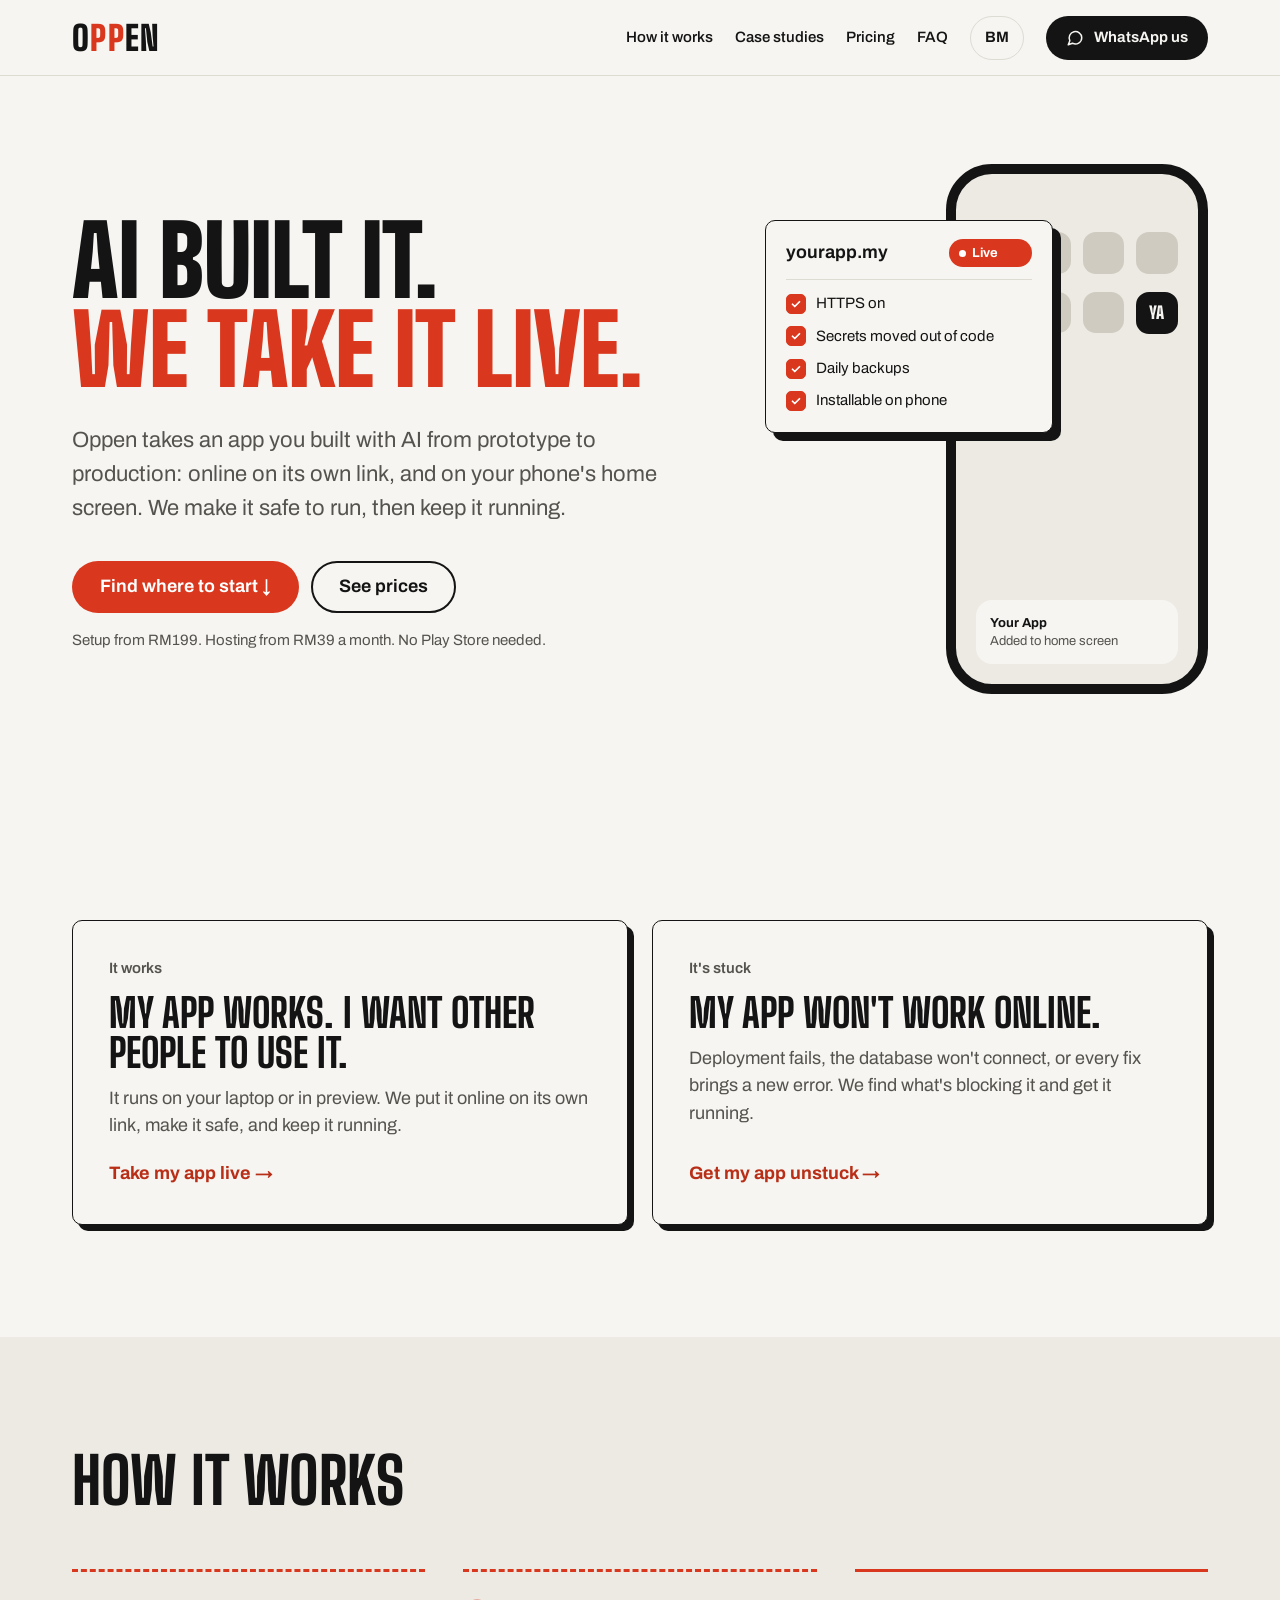
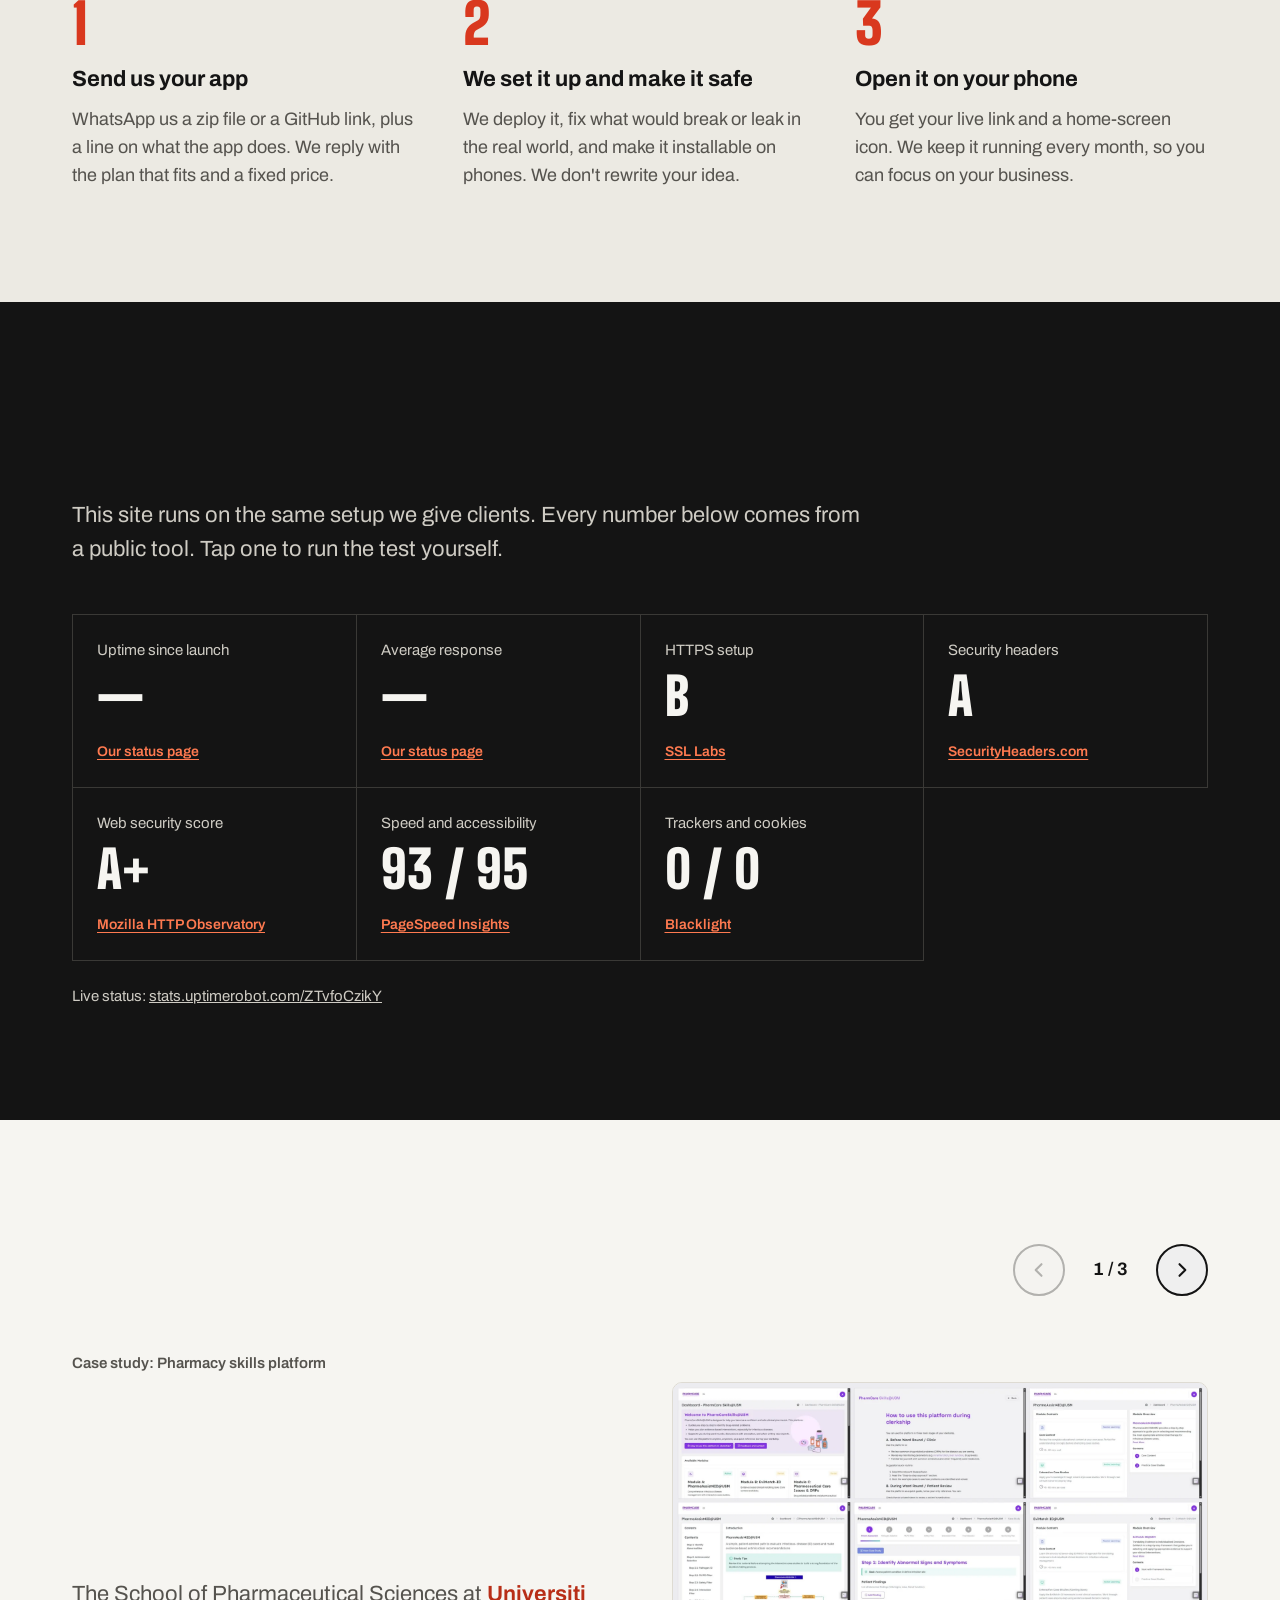
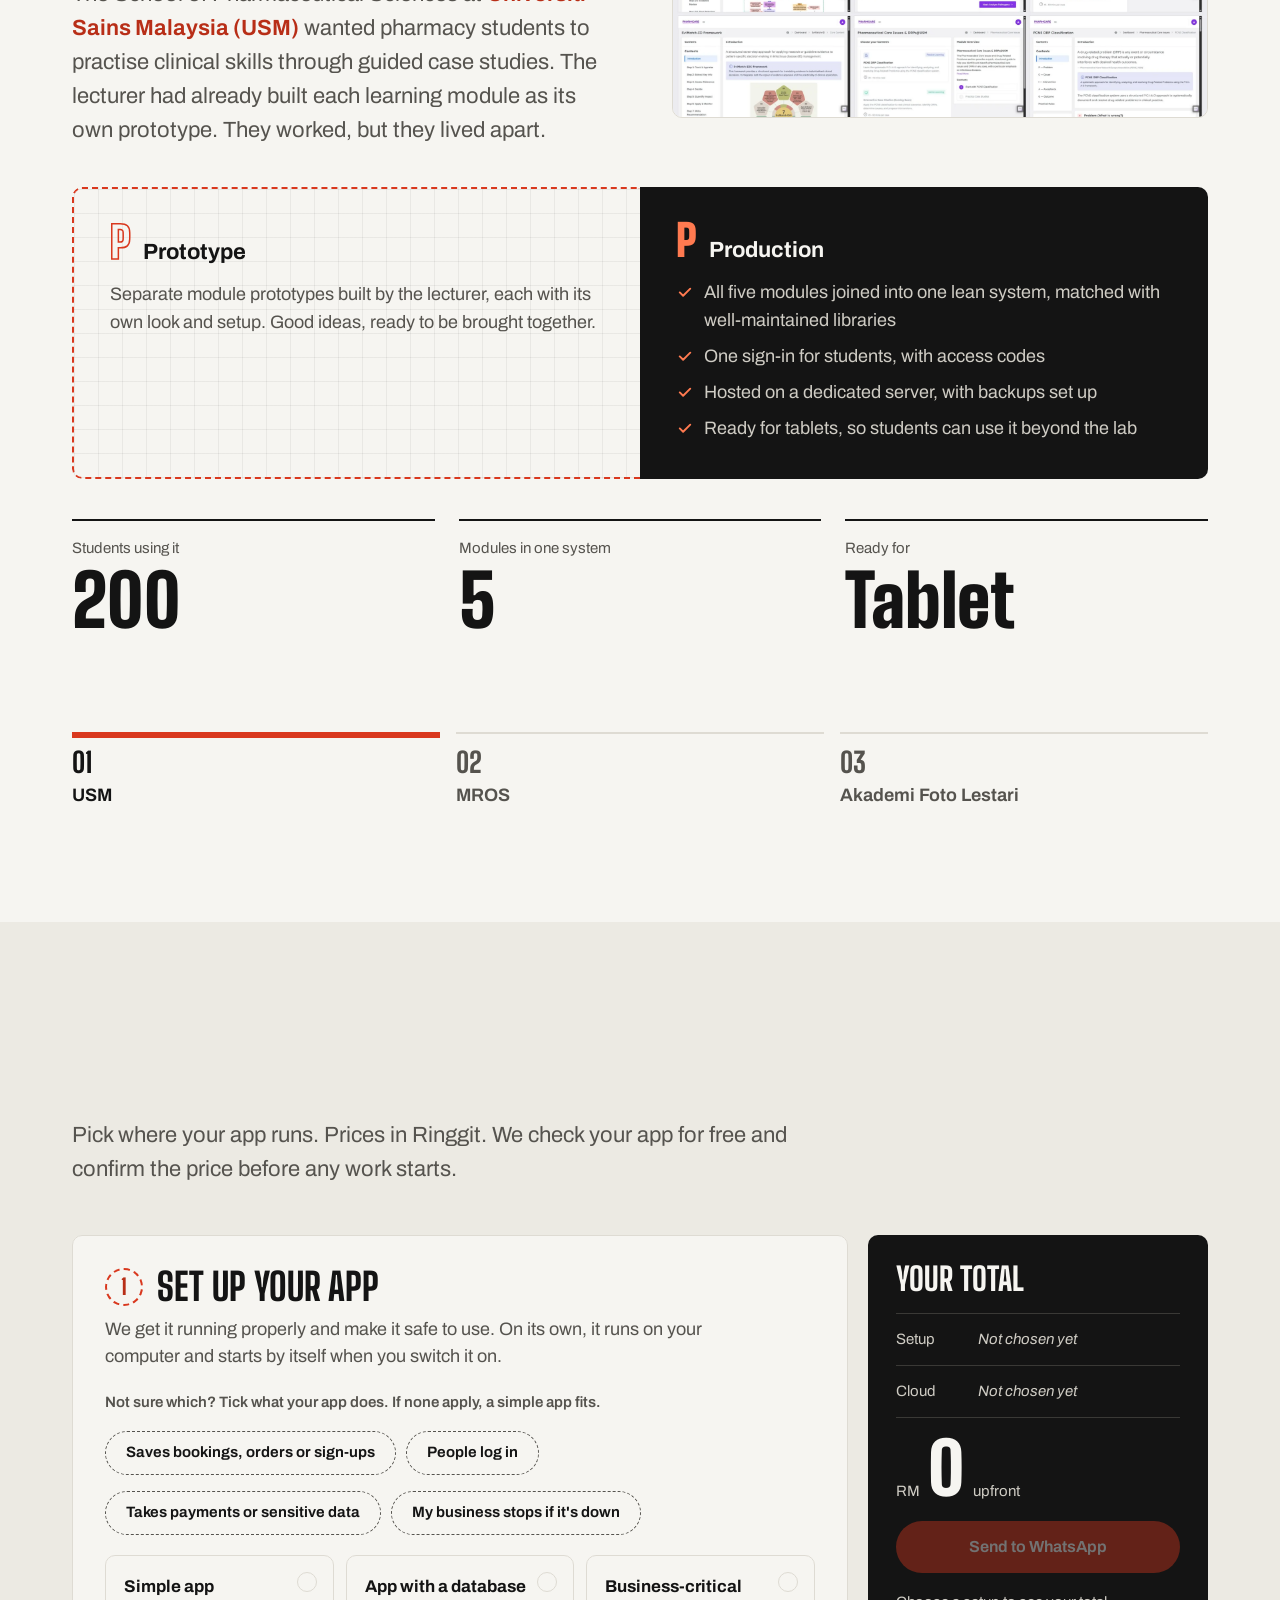
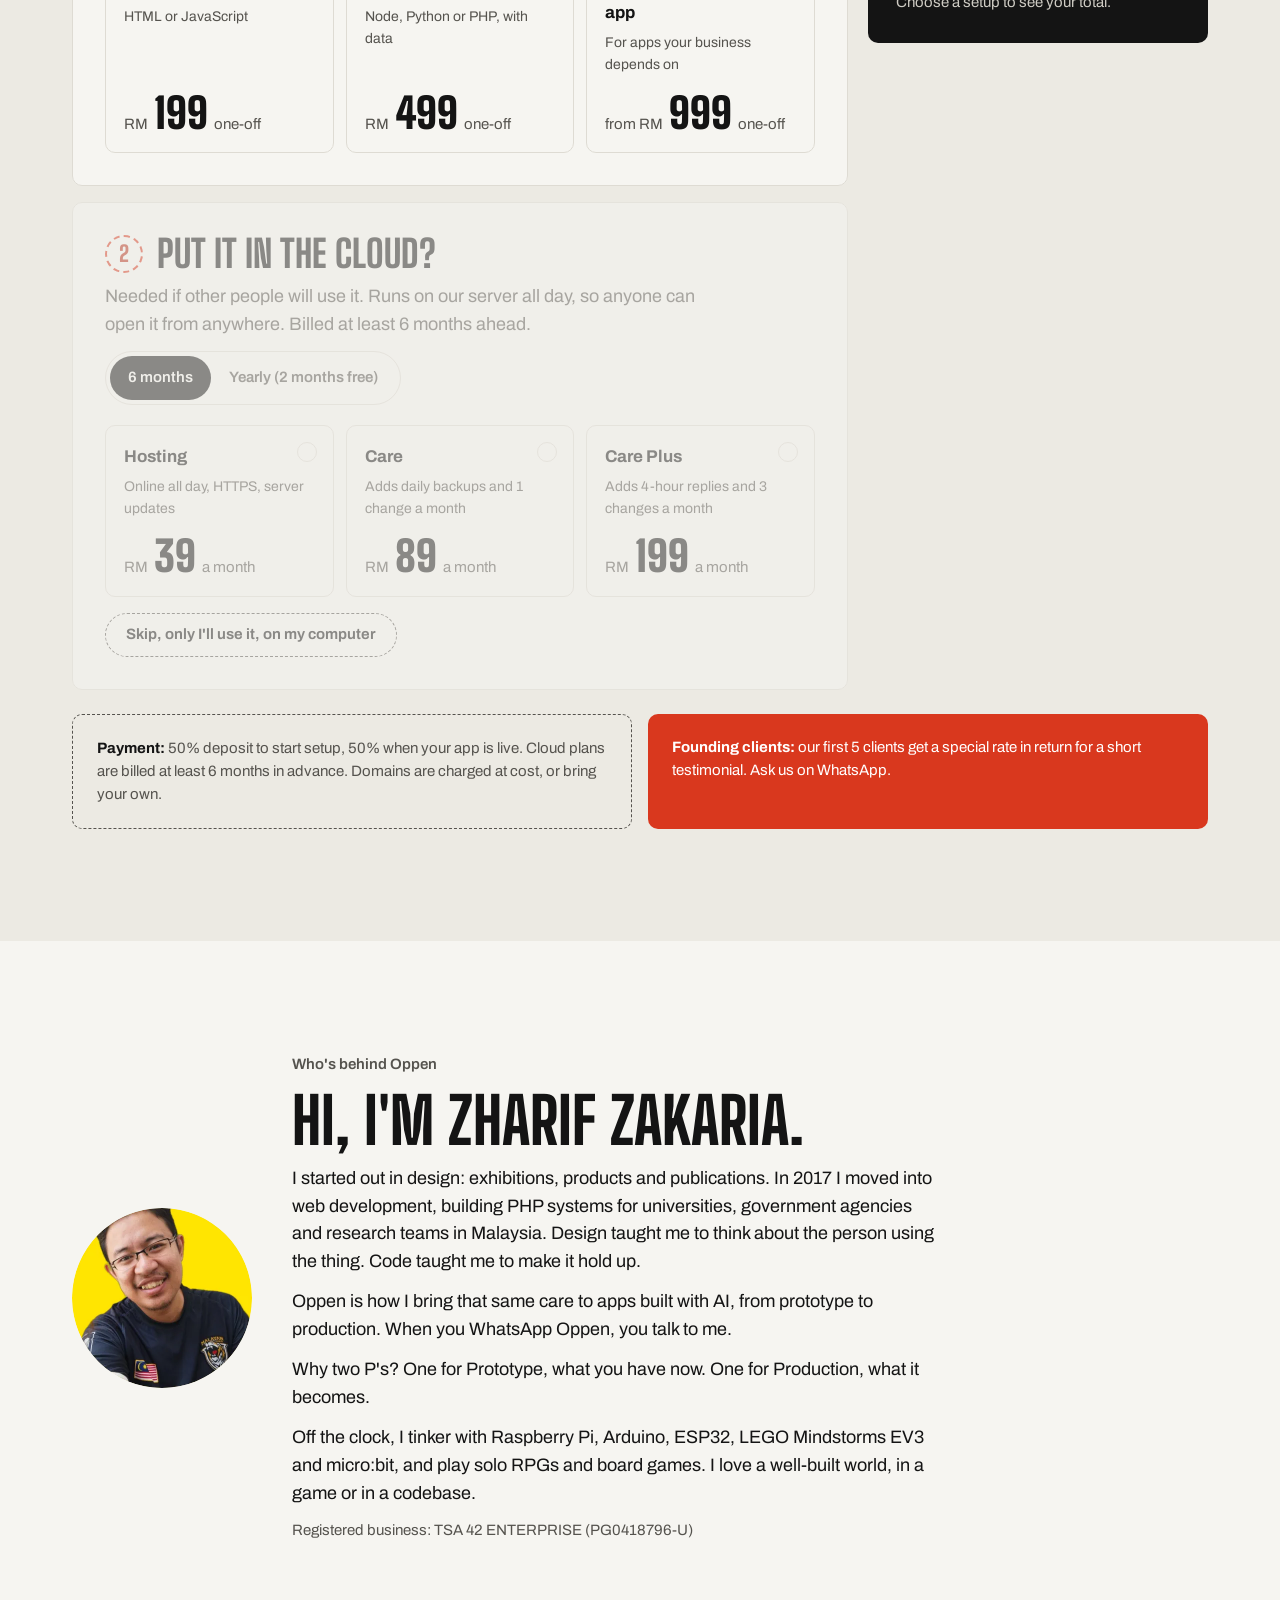
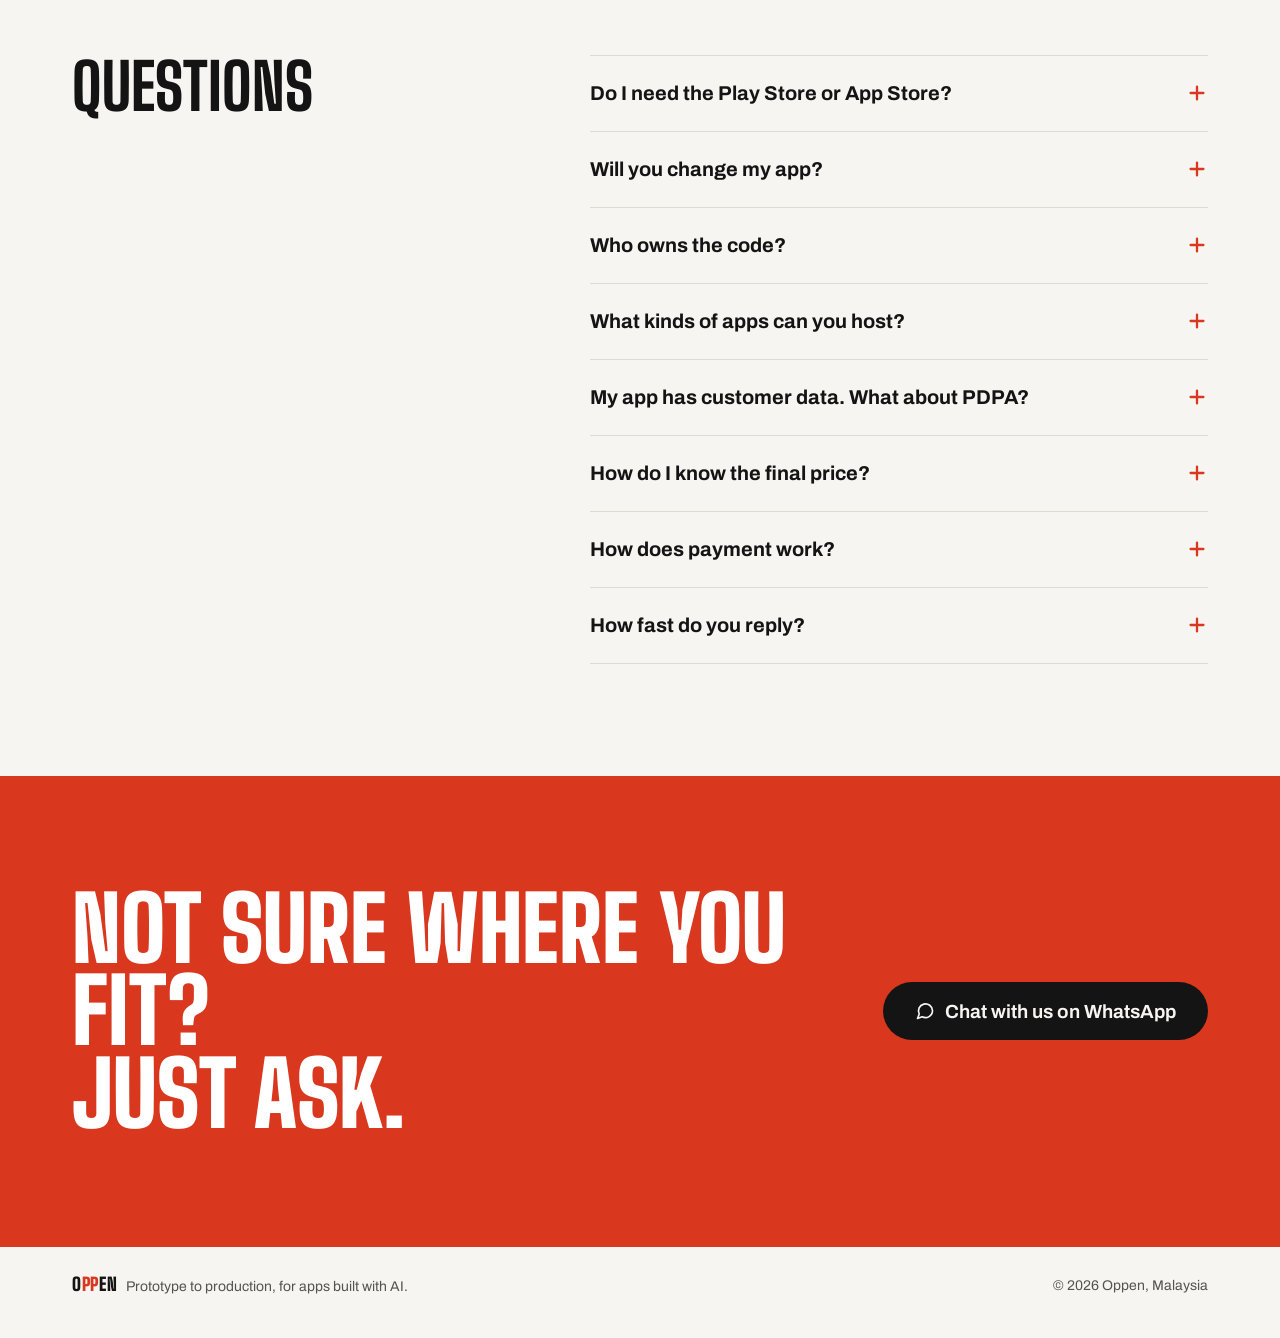
<file: index.html>
<!doctype html>
<html lang="en">
<head>
<meta charset="utf-8">
<meta name="viewport" content="width=device-width, initial-scale=1">
<title data-i18n="_title">Oppen — AI-built apps, from prototype to production</title>
<link rel="preconnect" href="https://fonts.googleapis.com">
<link rel="preconnect" href="https://fonts.gstatic.com" crossorigin>
<link rel="stylesheet" href="https://fonts.googleapis.com/css2?family=Archivo:wght@400..800&family=Big+Shoulders+Display:wght@300..900&display=swap">
<link rel="stylesheet" href="style.css">
</head>
<body>
<header class="site-head">
<nav aria-label="Main" data-i18n-aria="navAria">
<a href="#top" class="logo" aria-label="Oppen home" data-i18n-aria="homeAria">O<span>PP</span>EN</a>
<div class="nav-links">
<a href="#how" data-i18n="navHow">How it works</a>
<a href="#work" data-i18n="navWork">Case studies</a>
<a href="#pricing" data-i18n="navPricing">Pricing</a>
<a href="#faq" data-i18n="navFaq">FAQ</a>
<button type="button" class="lang" data-lang-switch lang="ms" aria-label="Baca dalam Bahasa Melayu">BM</button>
<a class="btn btn-ink" data-wa="general" href="https://wa.me/" target="_blank" rel="noopener">
<svg aria-hidden="true" width="18" height="18" viewBox="0 0 24 24" fill="none" stroke="currentColor" stroke-width="2" stroke-linecap="round" stroke-linejoin="round"><path d="M21 11.5a8.4 8.4 0 0 1-12.4 7.4L3 21l2.1-5.4A8.4 8.4 0 1 1 21 11.5z"/></svg>
<span data-i18n="navWa">WhatsApp us</span></a>
</div>
</nav>
</header>

<main>
<section id="top" class="wrap hero">
<div>
<h1><span data-i18n="h1a">AI built it.</span><span class="go-live" data-i18n="h1b">We take it live.</span></h1>
<p class="lead" data-i18n="heroLead">Oppen takes an app you built with AI from prototype to production: online on its own link, and on your phone's home screen. We make it safe to run, then keep it running.</p>
<div class="hero-cta">
<a class="btn btn-live" href="#paths" data-i18n="heroCta">Find where to start ↓</a>
<a class="btn btn-line" href="#pricing" data-i18n="heroPrices">See prices</a>
</div>
<p class="small" data-i18n="heroNote">Setup from RM199. Hosting from RM39 a month. No Play Store needed.</p>
</div>

<div class="launch" aria-hidden="true">
<div class="deploy">
<div class="deploy-head"><span>yourapp.my</span><span class="status"><span class="st-proto" data-i18n="stProto">Prototype</span><span class="st-live" data-i18n="stLive">Live</span></span></div>
<ul>
<li style="--i:0"><span class="box"><svg width="12" height="12" viewBox="0 0 24 24" fill="none" stroke="#fff" stroke-width="3.5" stroke-linecap="round" stroke-linejoin="round"><path d="M5 12.5l4.5 4.5L19 7.5"/></svg></span><span data-i18n="ck1">HTTPS on</span></li>
<li style="--i:1"><span class="box"><svg width="12" height="12" viewBox="0 0 24 24" fill="none" stroke="#fff" stroke-width="3.5" stroke-linecap="round" stroke-linejoin="round"><path d="M5 12.5l4.5 4.5L19 7.5"/></svg></span><span data-i18n="ck2">Secrets moved out of code</span></li>
<li style="--i:2"><span class="box"><svg width="12" height="12" viewBox="0 0 24 24" fill="none" stroke="#fff" stroke-width="3.5" stroke-linecap="round" stroke-linejoin="round"><path d="M5 12.5l4.5 4.5L19 7.5"/></svg></span><span data-i18n="ck3">Daily backups</span></li>
<li style="--i:3"><span class="box"><svg width="12" height="12" viewBox="0 0 24 24" fill="none" stroke="#fff" stroke-width="3.5" stroke-linecap="round" stroke-linejoin="round"><path d="M5 12.5l4.5 4.5L19 7.5"/></svg></span><span data-i18n="ck4">Installable on phone</span></li>
</ul>
</div>
<div class="phone">
<div class="apps"><span></span><span></span><span></span><span></span><span></span><span></span><span></span><span class="target" data-i18n="appIcon">YA</span></div>
<div class="toast"><b data-i18n="appName">Your App</b><span data-i18n="appAdded">Added to home screen</span></div>
</div>
</div>
</section>

<section id="paths" aria-labelledby="path-title" class="wrap" style="padding-top:0">
<h2 id="path-title" class="display" data-i18n="pathTitle">Where is your app now?</h2>
<div class="paths">
<a class="path-card" href="launch.html">
<span class="label" data-i18n="pathAk">It works</span>
<h3 data-i18n="pathAt">My app works. I want other people to use it.</h3>
<p data-i18n="pathA">It runs on your laptop or in preview. We put it online on its own link, make it safe, and keep it running.</p>
<span class="path-go" data-i18n="pathAgo">Take my app live →</span>
</a>
<a class="path-card" href="fix.html">
<span class="label" data-i18n="pathBk">It's stuck</span>
<h3 data-i18n="pathBt">My app won't work online.</h3>
<p data-i18n="pathB">Deployment fails, the database won't connect, or every fix brings a new error. We find what's blocking it and get it running.</p>
<span class="path-go" data-i18n="pathBgo">Get my app unstuck →</span>
</a>
</div>
</section>

<section id="how" aria-labelledby="how-title" class="panel">
<div class="wrap">
<h2 id="how-title" class="display" data-i18n="howTitle">How it works</h2>
<ol class="steps">
<li><span class="step-n" aria-hidden="true">1</span><h3 data-i18n="st1t">Send us your app</h3><p data-i18n="st1">WhatsApp us a zip file or a GitHub link, plus a line on what the app does. We reply with the plan that fits and a fixed price.</p></li>
<li><span class="step-n" aria-hidden="true">2</span><h3 data-i18n="st2t">We set it up and make it safe</h3><p data-i18n="st2">We deploy it, fix what would break or leak in the real world, and make it installable on phones. We don't rewrite your idea.</p></li>
<li><span class="step-n" aria-hidden="true">3</span><h3 data-i18n="st3t">Open it on your phone</h3><p data-i18n="st3">You get your live link and a home-screen icon. We keep it running every month, so you can focus on your business.</p></li>
</ol>
</div>
</section>

<section id="proof" aria-labelledby="proof-title" class="ink">
<div class="wrap">
<div class="stack">
<h2 id="proof-title" class="display" data-i18n="proofTitle">Don't take our word for it.</h2>
<p class="lead" data-i18n="proofLead">This site runs on the same setup we give clients. Every number below comes from a public tool. Tap one to run the test yourself.</p>
</div>
<ul class="proofs">
<li><a href="https://stats.uptimerobot.com/ZTvfoCzikY" target="_blank" rel="noopener"><span class="k" data-i18n="pr1">Uptime since launch</span><span class="v" id="up-ratio">—</span><span class="src" data-i18n="prOurs">Our status page</span></a></li>
<li><a href="https://stats.uptimerobot.com/ZTvfoCzikY" target="_blank" rel="noopener"><span class="k" data-i18n="pr2">Average response</span><span class="v" id="up-ms">—</span><span class="src" data-i18n="prOurs2">Our status page</span></a></li>
<li><a href="https://www.ssllabs.com/ssltest/analyze.html?d=oppen.zharifzakaria.workers.dev" target="_blank" rel="noopener"><span class="k" data-i18n="pr3">HTTPS setup</span><span class="v" data-i18n="grade1">B</span><span class="src">SSL Labs</span></a></li>
<li><a href="https://securityheaders.com/?q=https%3A%2F%2Foppen.zharifzakaria.workers.dev&amp;followRedirects=on" target="_blank" rel="noopener"><span class="k" data-i18n="pr4">Security headers</span><span class="v" data-i18n="grade2">A</span><span class="src">SecurityHeaders.com</span></a></li>
<li><a href="https://developer.mozilla.org/en-US/observatory/analyze?host=oppen.zharifzakaria.workers.dev" target="_blank" rel="noopener"><span class="k" data-i18n="pr5">Web security score</span><span class="v" data-i18n="grade3">A+</span><span class="src">Mozilla HTTP Observatory</span></a></li>
<li><a href="https://pagespeed.web.dev/analysis?url=https%3A%2F%2Foppen.zharifzakaria.workers.dev" target="_blank" rel="noopener"><span class="k" data-i18n="pr6">Speed and accessibility</span><span class="v" data-i18n="score">93 / 95</span><span class="src">PageSpeed Insights</span></a></li>
<li><a href="https://themarkup.org/blacklight?url=oppen.zharifzakaria.workers.dev" target="_blank" rel="noopener"><span class="k" data-i18n="pr7">Trackers and cookies</span><span class="v">0 / 0</span><span class="src">Blacklight</span></a></li>
</ul>
<p class="small status-line"><span data-i18n="statusLive">Live status:</span> <a href="https://stats.uptimerobot.com/ZTvfoCzikY" target="_blank" rel="noopener">stats.uptimerobot.com/ZTvfoCzikY</a></p>
</div>
</section>

<section id="work" aria-labelledby="case-title">
<div class="wrap">
<div class="cases-head">
<h2 id="case-title" class="display" data-i18n="navWork">Case studies</h2>
<div class="cases-nav">
<button type="button" class="btn btn-line" data-case="-1" aria-label="Previous case study" data-i18n-aria="casePrev"><svg aria-hidden="true" width="20" height="20" viewBox="0 0 24 24" fill="none" stroke="currentColor" stroke-width="2.5" stroke-linecap="round" stroke-linejoin="round"><path d="M15 5l-7 7 7 7"/></svg></button>
<span class="cases-count" aria-live="polite"><b data-case-now>1</b> / 3</span>
<button type="button" class="btn btn-line" data-case="1" aria-label="Next case study" data-i18n-aria="caseNext"><svg aria-hidden="true" width="20" height="20" viewBox="0 0 24 24" fill="none" stroke="currentColor" stroke-width="2.5" stroke-linecap="round" stroke-linejoin="round"><path d="M9 5l7 7-7 7"/></svg></button>
</div>
</div>
<div class="cases" tabindex="0">
<article class="case">
<div class="case-intro">
<div class="stack">
<p class="label" data-i18n="c1Label">Case study: Pharmacy skills platform</p>
<h3 class="display" data-i18n="c1Title">Five prototypes. One platform for 200 students.</h3>
<p class="lead" data-i18n="c1Lead">The School of Pharmaceutical Sciences at <strong class="client">Universiti Sains Malaysia (USM)</strong> wanted pharmacy students to practise clinical skills through guided case studies. The lecturer had already built each learning module as its own prototype. They worked, but they lived apart.</p>
</div>
<div class="zoom"><img src="case-pharmacy.webp" width="1600" height="1000" loading="lazy" alt="Student views of the PharmCare Skills platform: dashboard, learning modules and step-by-step case studies" aria-label="Student views of the PharmCare Skills platform: dashboard, learning modules and step-by-step case studies" data-i18n-aria="c1Shot"></div>
</div>
<div class="compare">
<div class="proto-side grid-paper">
<h4><b aria-hidden="true">P</b><span data-i18n="proto">Prototype</span></h4>
<p data-i18n="c1Proto">Separate module prototypes built by the lecturer, each with its own look and setup. Good ideas, ready to be brought together.</p>
</div>
<div class="prod-side ink">
<h4><b aria-hidden="true">P</b><span data-i18n="prod">Production</span></h4>
<ul>
<li><svg aria-hidden="true" width="18" height="18" viewBox="0 0 24 24" fill="none" stroke="currentColor" stroke-width="2.5" stroke-linecap="round" stroke-linejoin="round"><path d="M5 12.5l4.5 4.5L19 7.5"/></svg><span data-i18n="c1p1">All five modules joined into one lean system, matched with well-maintained libraries</span></li>
<li><svg aria-hidden="true" width="18" height="18" viewBox="0 0 24 24" fill="none" stroke="currentColor" stroke-width="2.5" stroke-linecap="round" stroke-linejoin="round"><path d="M5 12.5l4.5 4.5L19 7.5"/></svg><span data-i18n="c1p2">One sign-in for students, with access codes</span></li>
<li><svg aria-hidden="true" width="18" height="18" viewBox="0 0 24 24" fill="none" stroke="currentColor" stroke-width="2.5" stroke-linecap="round" stroke-linejoin="round"><path d="M5 12.5l4.5 4.5L19 7.5"/></svg><span data-i18n="c1p3">Hosted on a dedicated server, with backups set up</span></li>
<li><svg aria-hidden="true" width="18" height="18" viewBox="0 0 24 24" fill="none" stroke="currentColor" stroke-width="2.5" stroke-linecap="round" stroke-linejoin="round"><path d="M5 12.5l4.5 4.5L19 7.5"/></svg><span data-i18n="c1p4">Ready for tablets, so students can use it beyond the lab</span></li>
</ul>
</div>
</div>
<dl class="stats">
<div><dt data-i18n="stat1">Students using it</dt><dd>200</dd></div>
<div><dt data-i18n="stat2">Modules in one system</dt><dd>5</dd></div>
<div><dt data-i18n="stat3">Ready for</dt><dd data-i18n="stat3v">Tablet</dd></div>
</dl>
</article>

<article class="case">
<div class="case-intro">
<div class="stack">
<p class="label" data-i18n="c2Label">Case study: Research officer award</p>
<h3 class="display" data-i18n="c2Title">An AI-built award site, made ready for judging.</h3>
<p class="lead" data-i18n="c2Lead">The <strong class="client">Malaysia Research Officer Society (MROS)</strong> built a nomination site with AI for its award honouring the country's research officers. The form worked. Managing every nominee's attachments, and fairly choosing the winners, turned out to be far more work than expected.</p>
</div>
<div class="zoom"><img src="case-award.webp" width="1280" height="800" loading="lazy" alt="Judging panel: nominations grouped by award category and ranked by score, with winners marked" aria-label="Judging panel: nominations grouped by award category and ranked by score, with winners marked" data-i18n-aria="c2Shot"></div>
</div>
<div class="compare">
<div class="proto-side grid-paper">
<h4><b aria-hidden="true">P</b><span data-i18n="proto2">Prototype</span></h4>
<p data-i18n="c2Proto">A working nomination form built with AI. Attachments piled up with no easy way to sort or review them, and organisers had no view for managing entries or judging them.</p>
</div>
<div class="prod-side ink">
<h4><b aria-hidden="true">P</b><span data-i18n="prod2">Production</span></h4>
<ul>
<li><svg aria-hidden="true" width="18" height="18" viewBox="0 0 24 24" fill="none" stroke="currentColor" stroke-width="2.5" stroke-linecap="round" stroke-linejoin="round"><path d="M5 12.5l4.5 4.5L19 7.5"/></svg><span data-i18n="c2p1">Rough edges in the nomination flow fixed</span></li>
<li><svg aria-hidden="true" width="18" height="18" viewBox="0 0 24 24" fill="none" stroke="currentColor" stroke-width="2.5" stroke-linecap="round" stroke-linejoin="round"><path d="M5 12.5l4.5 4.5L19 7.5"/></svg><span data-i18n="c2p2">Attachments organised per nominee, easy to open and review</span></li>
<li><svg aria-hidden="true" width="18" height="18" viewBox="0 0 24 24" fill="none" stroke="currentColor" stroke-width="2.5" stroke-linecap="round" stroke-linejoin="round"><path d="M5 12.5l4.5 4.5L19 7.5"/></svg><span data-i18n="c2p3">An admin view to manage every nomination</span></li>
<li><svg aria-hidden="true" width="18" height="18" viewBox="0 0 24 24" fill="none" stroke="currentColor" stroke-width="2.5" stroke-linecap="round" stroke-linejoin="round"><path d="M5 12.5l4.5 4.5L19 7.5"/></svg><span data-i18n="c2p4">An audit view, so each winner decision can be traced</span></li>
<li><svg aria-hidden="true" width="18" height="18" viewBox="0 0 24 24" fill="none" stroke="currentColor" stroke-width="2.5" stroke-linecap="round" stroke-linejoin="round"><path d="M5 12.5l4.5 4.5L19 7.5"/></svg><span data-i18n="c2p5">Kept on the client's own Firebase account, no migration needed</span></li>
</ul>
</div>
</div>
<p class="case-note" data-i18n="c2Note">We work where your app already lives.</p>
</article>
<article class="case">
<div class="case-intro">
<div class="stack">
<p class="label" data-i18n="c3Label">Case study: Photography academy</p>
<h3 class="display" data-i18n="c3Title">A folder of lessons, turned into an academy that sells.</h3>
<p class="lead" data-i18n="c3Lead">Photographer Azhari Ibrahim of <strong class="client">Akademi Foto Lestari</strong> teaches beginners to shoot photos and video on the phone they already own. His lessons were already written in Bahasa Melayu. He needed one place to sell the course, teach the class and let students revisit every chapter, without having to learn a CMS.</p>
</div>
<div class="zoom"><img src="case-academy.webp" width="1600" height="1000" loading="lazy" alt="Akademi Foto Lestari landing page: smartphone videography workshop with a wall of student clips" aria-label="Akademi Foto Lestari landing page: smartphone videography workshop with a wall of student clips" data-i18n-aria="c3Shot"></div>
</div>
<div class="compare">
<div class="proto-side grid-paper">
<h4><b aria-hidden="true">P</b><span data-i18n="proto2">Prototype</span></h4>
<p data-i18n="c3Proto">A basic handbook running on a laptop. The lessons were ready, but there was no way to publish them, take payment, run a live class or manage students.</p>
</div>
<div class="prod-side ink">
<h4><b aria-hidden="true">P</b><span data-i18n="prod2">Production</span></h4>
<ul>
<li><svg aria-hidden="true" width="18" height="18" viewBox="0 0 24 24" fill="none" stroke="currentColor" stroke-width="2.5" stroke-linecap="round" stroke-linejoin="round"><path d="M5 12.5l4.5 4.5L19 7.5"/></svg><span data-i18n="c3p1">A landing page that sells the workshop, with sample chapters to try first</span></li>
<li><svg aria-hidden="true" width="18" height="18" viewBox="0 0 24 24" fill="none" stroke="currentColor" stroke-width="2.5" stroke-linecap="round" stroke-linejoin="round"><path d="M5 12.5l4.5 4.5L19 7.5"/></svg><span data-i18n="c3p2">Lessons typed as plain text straight into git and turned into web pages, for both the student reader and presenter slides. No CMS needed.</span></li>
<li><svg aria-hidden="true" width="18" height="18" viewBox="0 0 24 24" fill="none" stroke="currentColor" stroke-width="2.5" stroke-linecap="round" stroke-linejoin="round"><path d="M5 12.5l4.5 4.5L19 7.5"/></svg><span data-i18n="c3p3">Live pings from presenter to every student’s screen during class</span></li>
<li><svg aria-hidden="true" width="18" height="18" viewBox="0 0 24 24" fill="none" stroke="currentColor" stroke-width="2.5" stroke-linecap="round" stroke-linejoin="round"><path d="M5 12.5l4.5 4.5L19 7.5"/></svg><span data-i18n="c3p4">Student accounts and an admin view to manage them</span></li>
<li><svg aria-hidden="true" width="18" height="18" viewBox="0 0 24 24" fill="none" stroke="currentColor" stroke-width="2.5" stroke-linecap="round" stroke-linejoin="round"><path d="M5 12.5l4.5 4.5L19 7.5"/></svg><span data-i18n="c3p5">Hosted on our server, with a deploy that checks the lessons first and rolls back if anything fails</span></li>
</ul>
</div>
</div>
</article>
</div>
<nav class="cases-tabs" aria-label="Case studies" data-i18n-aria="navWork">
<button type="button" data-case-go="0"><span>01</span>USM</button>
<button type="button" data-case-go="1"><span>02</span>MROS</button>
<button type="button" data-case-go="2"><span>03</span>Akademi Foto Lestari</button>
</nav>
</div>
</section>

<section id="pricing" aria-labelledby="price-title" class="panel">
<div class="wrap">
<div class="stack">
<h2 id="price-title" class="display" data-i18n="priceTitle">Simple prices</h2>
<p class="lead" data-i18n="priceLead">Pick where your app runs. Prices in Ringgit. We check your app for free and confirm the price before any work starts.</p>
</div>

<div class="wizard">
<div class="wsteps">
<fieldset class="wstep" id="w-setup">
<legend><span class="wnum" aria-hidden="true">1</span><span data-i18n="w1Title">Set up your app</span></legend>
<p class="wsub" data-i18n="w1Sub">We get it running properly and make it safe to use. On its own, it runs on your computer and starts by itself when you switch it on.</p>
<div class="wq" role="group" aria-labelledby="wq-title">
<p id="wq-title" class="label" data-i18n="wqTitle">Not sure which? Tick what your app does. If none apply, a simple app fits.</p>
<label class="wskip"><input type="checkbox" name="does" value="1"><span data-i18n="wq1">Saves bookings, orders or sign-ups</span></label>
<label class="wskip"><input type="checkbox" name="does" value="1"><span data-i18n="wq2">People log in</span></label>
<label class="wskip"><input type="checkbox" name="does" value="2"><span data-i18n="wq3">Takes payments or sensitive data</span></label>
<label class="wskip"><input type="checkbox" name="does" value="2"><span data-i18n="wq4">My business stops if it's down</span></label>
</div>
<div class="wopts">
<label class="wopt"><input type="radio" name="setup" value="0" data-price="199"><b data-i18n="cp1">Simple app</b><span class="tag" data-i18n="lp1t">HTML or JavaScript</span><span class="wprice"><span class="pre">RM</span><span class="num">199</span><span class="unit" data-i18n="locUnit">one-off</span></span></label>
<label class="wopt"><input type="radio" name="setup" value="1" data-price="499"><b data-i18n="cp2">App with a database</b><span class="tag" data-i18n="lp2t">Node, Python or PHP, with data</span><span class="wprice"><span class="pre">RM</span><span class="num">499</span><span class="unit" data-i18n="locUnit">one-off</span></span></label>
<label class="wopt"><input type="radio" name="setup" value="2" data-price="999"><b data-i18n="cp3">Business-critical app</b><span class="tag" data-i18n="lp3t">For apps your business depends on</span><span class="wprice"><span class="pre" data-i18n="locFrom">from RM</span><span class="num">999</span><span class="unit" data-i18n="locUnit">one-off</span></span></label>
</div>
</fieldset>

<fieldset class="wstep" id="w-cloud" disabled>
<legend><span class="wnum" aria-hidden="true">2</span><span data-i18n="w2Title">Put it in the cloud?</span></legend>
<div class="whead">
<p class="wsub" data-i18n="w2Sub">Needed if other people will use it. Runs on our server all day, so anyone can open it from anywhere. Billed at least 6 months ahead.</p>
<div class="billing" role="group" aria-label="Billing period" data-i18n-aria="billingAria">
<button type="button" data-pick="monthly" aria-pressed="true" data-i18n="monthly">6 months</button>
<button type="button" data-pick="yearly" aria-pressed="false" data-i18n="yearly">Yearly (2 months free)</button>
</div>
</div>
<div class="wopts">
<label class="wopt"><input type="radio" name="cloud" value="0"><b>Hosting <span class="rec" data-i18n="rec">Fits your app</span></b><span class="tag" data-i18n="ht1">Online all day, HTTPS, server updates</span><span class="wprice"><span class="pre">RM</span><span class="num" data-monthly="39">39</span><span class="unit" data-unit>a month</span></span></label>
<label class="wopt"><input type="radio" name="cloud" value="1"><b>Care <span class="rec" data-i18n="rec">Fits your app</span></b><span class="tag" data-i18n="ht2">Adds daily backups and 1 change a month</span><span class="wprice"><span class="pre">RM</span><span class="num" data-monthly="89">89</span><span class="unit" data-unit>a month</span></span></label>
<label class="wopt"><input type="radio" name="cloud" value="2"><b>Care Plus <span class="rec" data-i18n="rec">Fits your app</span></b><span class="tag" data-i18n="ht3">Adds 4-hour replies and 3 changes a month</span><span class="wprice"><span class="pre">RM</span><span class="num" data-monthly="199">199</span><span class="unit" data-unit>a month</span></span></label>
</div>
<label class="wskip"><input type="checkbox" id="w-skip" value="skip"><span data-i18n="wSkip">Skip, only I'll use it, on my computer</span></label>
</fieldset>
</div>

<aside class="summary ink" aria-labelledby="sum-title">
<h3 id="sum-title" data-i18n="sumTitle">Your total</h3>
<dl class="sum-lines">
<div><dt data-i18n="sumSetup">Setup</dt><dd id="sum-setup"></dd></div>
<div><dt data-i18n="sumCloud">Cloud</dt><dd id="sum-cloud"></dd></div>
</dl>
<div aria-live="polite">
<p class="sum-total"><span class="pre" id="sum-pre">RM</span><span class="num" id="sum-num">0</span><span class="unit" data-i18n="sumUnit">upfront</span></p>
</div>
<a class="btn btn-live" id="sum-cta" target="_blank" rel="noopener" aria-disabled="true" tabindex="-1" data-i18n="sumCta">Send to WhatsApp</a>
<p class="small" id="sum-hint" data-i18n="sumHint">Choose a setup to see your total.</p>
</aside>
</div>

<div class="price-notes">
<p class="terms" data-i18n="terms"><strong>Payment:</strong> 50% deposit to start setup, 50% when your app is live. Cloud plans are billed at least 6 months in advance. Domains are charged at cost, or bring your own.</p>
<p class="founding" data-i18n="founding"><strong>Founding clients:</strong> our first 5 clients get a special rate in return for a short testimonial. Ask us on WhatsApp.</p>
</div>
</div>
</section>

<section id="about" aria-labelledby="about-title" class="wrap about">
<img class="photo" src="zharif.webp" alt="Zharif Zakaria" width="180" height="180">
<div class="stack">
<p class="label" data-i18n="aboutLabel">Who's behind Oppen</p>
<h2 id="about-title" class="display" data-i18n="aboutTitle">Hi, I'm Zharif Zakaria.</h2>
<p data-i18n="aboutBody">I started out in design: exhibitions, products and publications. In 2017 I moved into web development, building PHP systems for universities, government agencies and research teams in Malaysia. Design taught me to think about the person using the thing. Code taught me to make it hold up.</p>
<p data-i18n="aboutBody2">Oppen is how I bring that same care to apps built with AI, from prototype to production. When you WhatsApp Oppen, you talk to me.</p>
<p data-i18n="aboutName">Why two P's? One for Prototype, what you have now. One for Production, what it becomes.</p>
<p data-i18n="aboutHobby">Off the clock, I tinker with Raspberry Pi, Arduino, ESP32, LEGO Mindstorms EV3 and micro:bit, and play solo RPGs and board games. I love a well-built world, in a game or in a codebase.</p>
<p class="small" data-i18n="ssm">Registered business: TSA 42 ENTERPRISE (PG0418796-U)</p>
</div>
</section>

<section id="faq" aria-labelledby="faq-title" class="wrap split">
<h2 id="faq-title" class="display" data-i18n="faqTitle">Questions</h2>
<div class="faq">
<details><summary><span data-i18n="q1">Do I need the Play Store or App Store?</span><svg aria-hidden="true" width="22" height="22" viewBox="0 0 24 24" fill="none" stroke="currentColor" stroke-width="2.5" stroke-linecap="round"><path d="M12 5v14M5 12h14"/></svg></summary><p data-i18n="a1">No. Your app installs from the browser straight onto the home screen, on Android and iPhone. For staff-only apps on Android, we can also give you an installable APK file.</p></details>
<details><summary><span data-i18n="q2">Will you change my app?</span><svg aria-hidden="true" width="22" height="22" viewBox="0 0 24 24" fill="none" stroke="currentColor" stroke-width="2.5" stroke-linecap="round"><path d="M12 5v14M5 12h14"/></svg></summary><p data-i18n="a2">Only what it needs to run safely in public. We tell you what we changed and why. Your idea, your screens and your features stay yours.</p></details>
<details><summary><span data-i18n="q3">Who owns the code?</span><svg aria-hidden="true" width="22" height="22" viewBox="0 0 24 24" fill="none" stroke="currentColor" stroke-width="2.5" stroke-linecap="round"><path d="M12 5v14M5 12h14"/></svg></summary><p data-i18n="a3">You do. If you ever leave, we hand you everything you need to move it.</p></details>
<details><summary><span data-i18n="q4">What kinds of apps can you host?</span><svg aria-hidden="true" width="22" height="22" viewBox="0 0 24 24" fill="none" stroke="currentColor" stroke-width="2.5" stroke-linecap="round"><path d="M12 5v14M5 12h14"/></svg></summary><p data-i18n="a4">Simple HTML apps, and apps built in Node, Python or PHP with a database: booking systems, order forms, member lists, internal tools. We can host it for you, or work inside your own hosting or cloud account. Send it over and we'll tell you which plan fits.</p></details>
<details><summary><span data-i18n="q5">My app has customer data. What about PDPA?</span><svg aria-hidden="true" width="22" height="22" viewBox="0 0 24 24" fill="none" stroke="currentColor" stroke-width="2.5" stroke-linecap="round"><path d="M12 5v14M5 12h14"/></svg></summary><p data-i18n="a5">We set up the basics: a privacy notice, safe storage and backups. When we host your data, we sign simple written terms on how we handle it. For full legal advice, talk to a lawyer.</p></details>
<details><summary><span data-i18n="q6">How do I know the final price?</span><svg aria-hidden="true" width="22" height="22" viewBox="0 0 24 24" fill="none" stroke="currentColor" stroke-width="2.5" stroke-linecap="round"><path d="M12 5v14M5 12h14"/></svg></summary><p data-i18n="a6">Send us your app and we take a free look. We confirm a fixed price and timeline before any work starts. If an app needs rebuilding rather than fixing, we tell you and quote that separately.</p></details>
<details><summary><span data-i18n="q7">How does payment work?</span><svg aria-hidden="true" width="22" height="22" viewBox="0 0 24 24" fill="none" stroke="currentColor" stroke-width="2.5" stroke-linecap="round"><path d="M12 5v14M5 12h14"/></svg></summary><p data-i18n="a7">Setup is 50% deposit to start and 50% when your app is live. Cloud plans are billed at least 6 months in advance.</p></details>
<details><summary><span data-i18n="q8">How fast do you reply?</span><svg aria-hidden="true" width="22" height="22" viewBox="0 0 24 24" fill="none" stroke="currentColor" stroke-width="2.5" stroke-linecap="round"><path d="M12 5v14M5 12h14"/></svg></summary><p data-i18n="a8">Within 1 working day on Hosting and Care. Within 4 working hours on Care Plus.</p></details>
</div>
</section>

<section aria-labelledby="cta-title" class="cta">
<div class="wrap">
<h2 id="cta-title" data-i18n="ctaTitle">Not sure where you fit?<br>Just ask.</h2>
<a class="btn btn-ink" data-wa="general" href="https://wa.me/" target="_blank" rel="noopener" style="min-height:58px;padding:0 30px;font-size:19px">
<svg aria-hidden="true" width="20" height="20" viewBox="0 0 24 24" fill="none" stroke="currentColor" stroke-width="2" stroke-linecap="round" stroke-linejoin="round"><path d="M21 11.5a8.4 8.4 0 0 1-12.4 7.4L3 21l2.1-5.4A8.4 8.4 0 1 1 21 11.5z"/></svg>
<span data-i18n="ctaBtn">Chat with us on WhatsApp</span></a>
</div>
</section>
</main>

<footer class="site-foot">
<span><span class="logo">O<span>PP</span>EN</span><span data-i18n="footTag">Prototype to production, for apps built with AI.</span></span>
<span data-i18n="footCopy">© 2026 Oppen, Malaysia</span>
<span class="ai-note" data-i18n="footAi" aria-hidden="true">Reading this through an AI? Hello from the dev, you're early. Fun fact: wombats poop cubes.</span>
</footer>

<script src="app.js"></script>
</body>
</html>
</file>
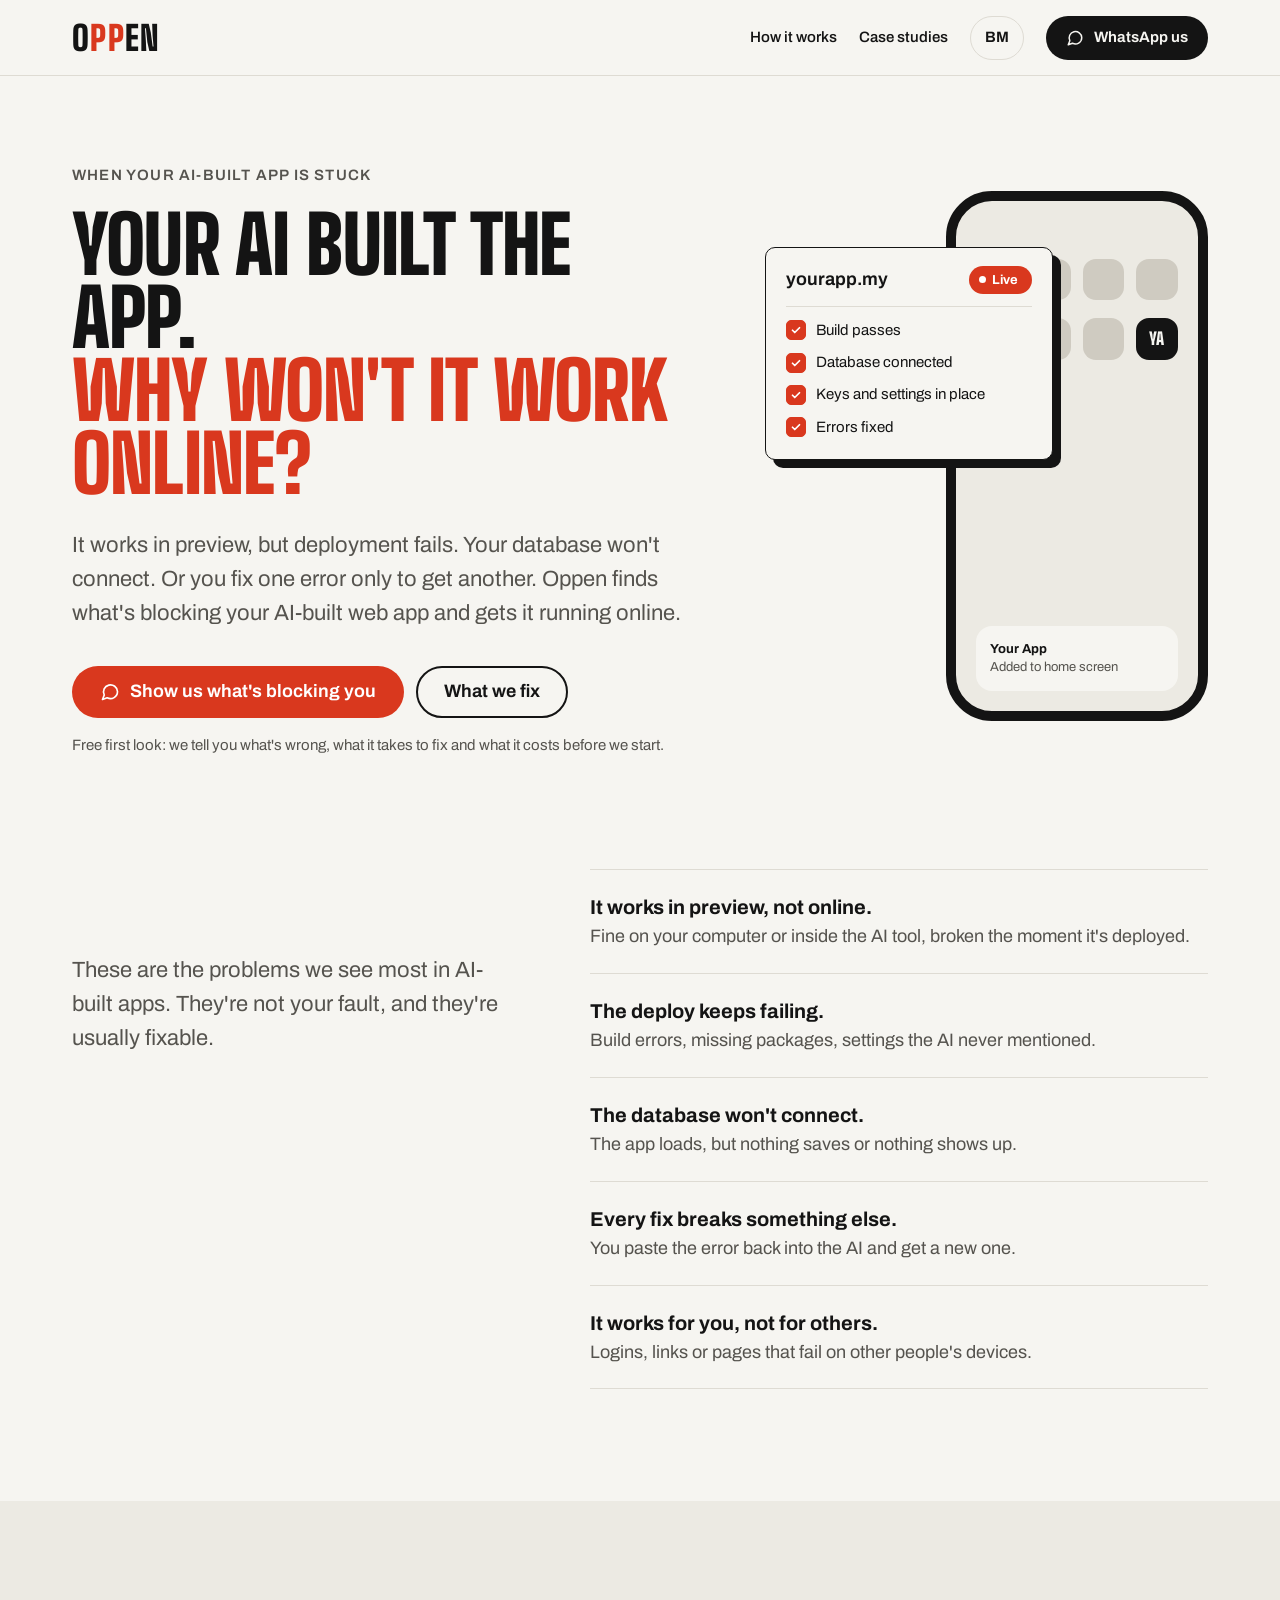
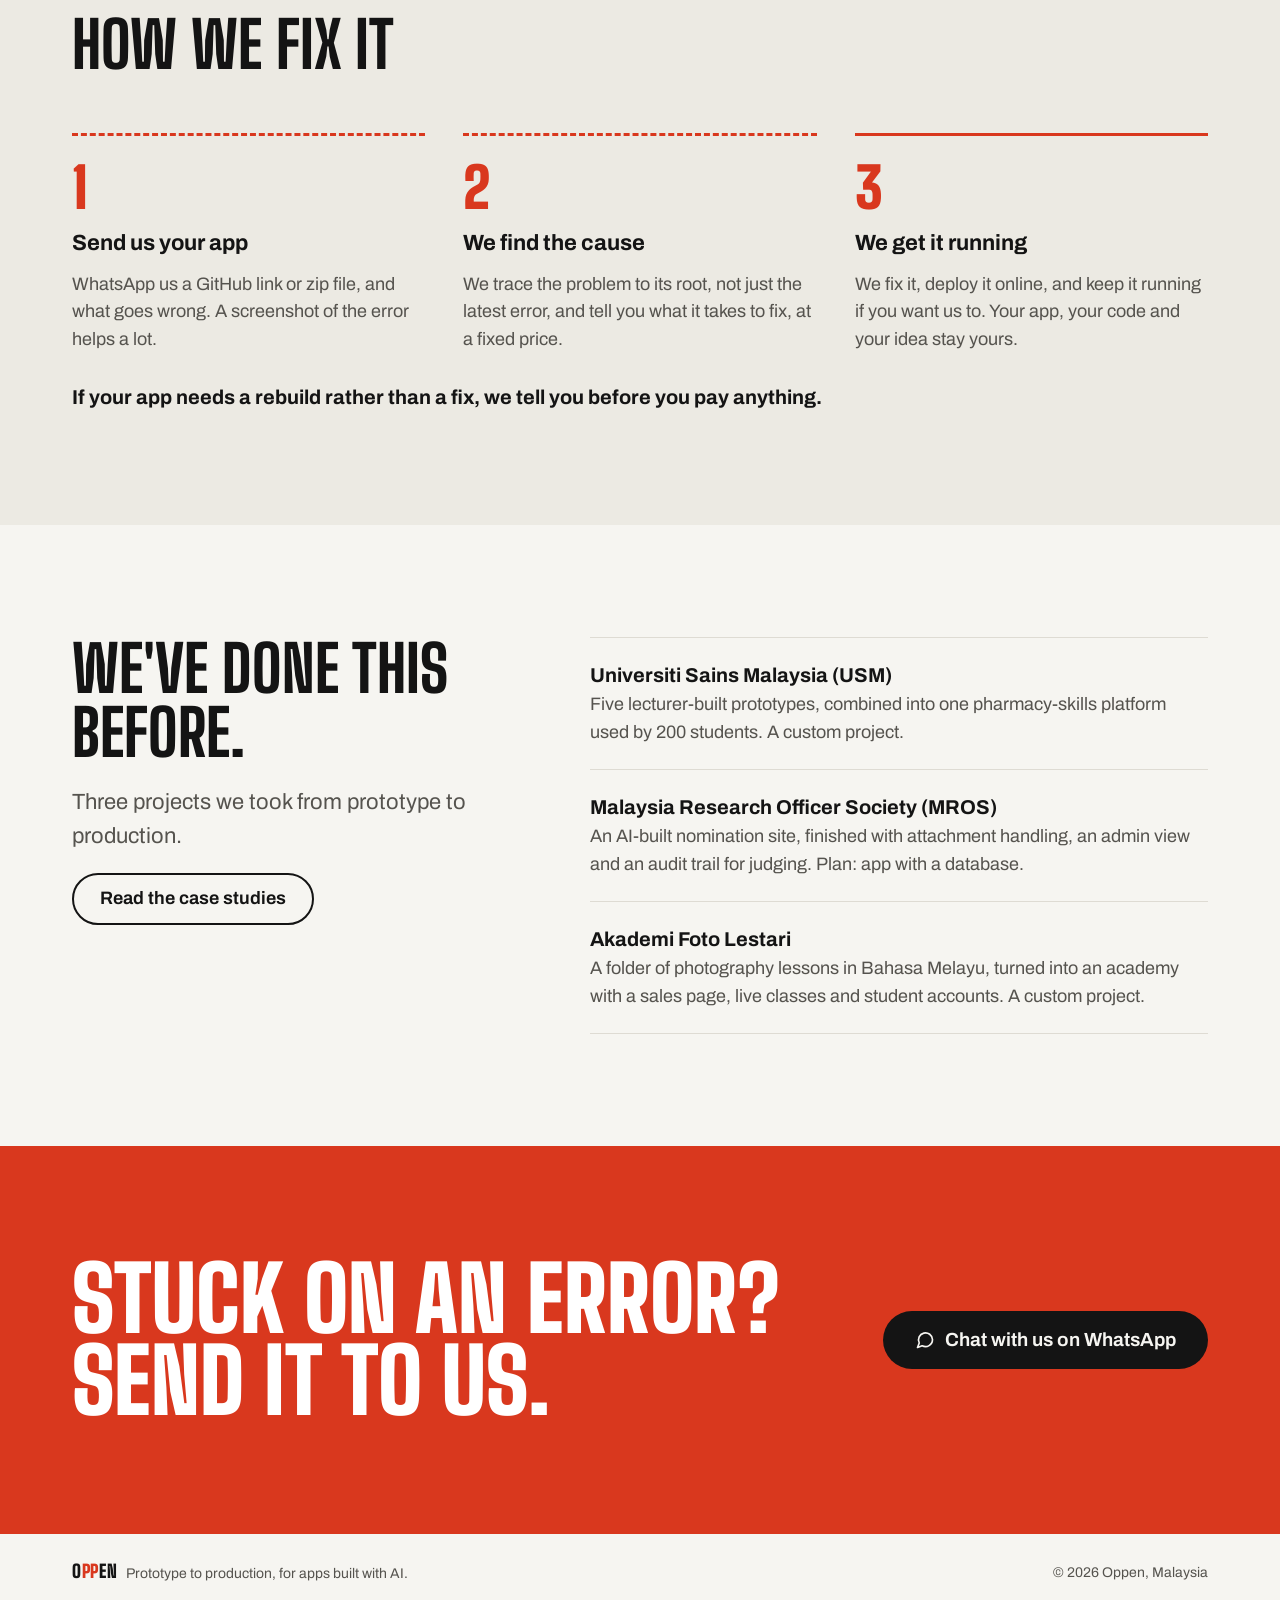
<file: fix.html>
<!doctype html>
<html lang="en">
<head>
<meta charset="utf-8">
<meta name="viewport" content="width=device-width, initial-scale=1">
<title data-i18n="fTitle">Oppen — AI-built app won't work online?</title>
<link rel="preconnect" href="https://fonts.googleapis.com">
<link rel="preconnect" href="https://fonts.gstatic.com" crossorigin>
<link rel="stylesheet" href="https://fonts.googleapis.com/css2?family=Archivo:wght@400..800&family=Big+Shoulders+Display:wght@300..900&display=swap">
<link rel="stylesheet" href="style.css">
</head>
<body>
<header class="site-head">
<nav aria-label="Main" data-i18n-aria="navAria">
<a href="index.html" class="logo" aria-label="Oppen home" data-i18n-aria="homeAria">O<span>PP</span>EN</a>
<div class="nav-links">
<a href="#how" data-i18n="navHow">How it works</a>
<a href="index.html#work" data-i18n="navWork">Case studies</a>
<button type="button" class="lang" data-lang-switch lang="ms" aria-label="Baca dalam Bahasa Melayu">BM</button>
<a class="btn btn-ink" data-wa="fix" href="https://wa.me/" target="_blank" rel="noopener">
<svg aria-hidden="true" width="18" height="18" viewBox="0 0 24 24" fill="none" stroke="currentColor" stroke-width="2" stroke-linecap="round" stroke-linejoin="round"><path d="M21 11.5a8.4 8.4 0 0 1-12.4 7.4L3 21l2.1-5.4A8.4 8.4 0 1 1 21 11.5z"/></svg>
<span data-i18n="navWa">WhatsApp us</span></a>
</div>
</nav>
</header>

<main>
<section id="top" class="wrap hero long">
<div>
<p class="label eyebrow" data-i18n="fEyebrow">When your AI-built app is stuck</p>
<h1><span data-i18n="fH1a">Your AI built the app.</span><span class="go-live" data-i18n="fH1b">Why won't it work online?</span></h1>
<p class="lead" data-i18n="fLead">It works in preview, but deployment fails. Your database won't connect. Or you fix one error only to get another. Oppen finds what's blocking your AI-built web app and gets it running online.</p>
<div class="hero-cta">
<a class="btn btn-live" data-wa="fix" href="https://wa.me/" target="_blank" rel="noopener">
<svg aria-hidden="true" width="20" height="20" viewBox="0 0 24 24" fill="none" stroke="currentColor" stroke-width="2" stroke-linecap="round" stroke-linejoin="round"><path d="M21 11.5a8.4 8.4 0 0 1-12.4 7.4L3 21l2.1-5.4A8.4 8.4 0 1 1 21 11.5z"/></svg>
<span data-i18n="fCta">Show us what's blocking you</span></a>
<a class="btn btn-line" href="#symptoms" data-i18n="fSee">What we fix</a>
</div>
<p class="small" data-i18n="fNote">Free first look: we tell you what's wrong, what it takes to fix and what it costs before we start.</p>
</div>

<div class="launch" aria-hidden="true">
<div class="deploy">
<div class="deploy-head"><span>yourapp.my</span><span class="status"><span class="st-proto" data-i18n="fSt">Failing</span><span class="st-live" data-i18n="stLive">Live</span></span></div>
<ul>
<li style="--i:0"><span class="box"><svg width="12" height="12" viewBox="0 0 24 24" fill="none" stroke="#fff" stroke-width="3.5" stroke-linecap="round" stroke-linejoin="round"><path d="M5 12.5l4.5 4.5L19 7.5"/></svg></span><span data-i18n="fk1">Build passes</span></li>
<li style="--i:1"><span class="box"><svg width="12" height="12" viewBox="0 0 24 24" fill="none" stroke="#fff" stroke-width="3.5" stroke-linecap="round" stroke-linejoin="round"><path d="M5 12.5l4.5 4.5L19 7.5"/></svg></span><span data-i18n="fk2">Database connected</span></li>
<li style="--i:2"><span class="box"><svg width="12" height="12" viewBox="0 0 24 24" fill="none" stroke="#fff" stroke-width="3.5" stroke-linecap="round" stroke-linejoin="round"><path d="M5 12.5l4.5 4.5L19 7.5"/></svg></span><span data-i18n="fk3">Keys and settings in place</span></li>
<li style="--i:3"><span class="box"><svg width="12" height="12" viewBox="0 0 24 24" fill="none" stroke="#fff" stroke-width="3.5" stroke-linecap="round" stroke-linejoin="round"><path d="M5 12.5l4.5 4.5L19 7.5"/></svg></span><span data-i18n="fk4">Errors fixed</span></li>
</ul>
</div>
<div class="phone">
<div class="apps"><span></span><span></span><span></span><span></span><span></span><span></span><span></span><span class="target" data-i18n="appIcon">YA</span></div>
<div class="toast"><b data-i18n="appName">Your App</b><span data-i18n="appAdded">Added to home screen</span></div>
</div>
</div>
</section>

<section id="symptoms" aria-labelledby="sym-title" class="wrap split" style="padding-top:0">
<div class="stack">
<h2 id="sym-title" class="display" data-i18n="fSymTitle">Sound familiar?</h2>
<p class="lead" data-i18n="fSymLead">These are the problems we see most in AI-built apps. They're not your fault, and they're usually fixable.</p>
</div>
<ul class="issues">
<li data-i18n="fs1"><strong>It works in preview, not online.</strong><span>Fine on your computer or inside the AI tool, broken the moment it's deployed.</span></li>
<li data-i18n="fs2"><strong>The deploy keeps failing.</strong><span>Build errors, missing packages, settings the AI never mentioned.</span></li>
<li data-i18n="fs3"><strong>The database won't connect.</strong><span>The app loads, but nothing saves or nothing shows up.</span></li>
<li data-i18n="fs4"><strong>Every fix breaks something else.</strong><span>You paste the error back into the AI and get a new one.</span></li>
<li data-i18n="fs5"><strong>It works for you, not for others.</strong><span>Logins, links or pages that fail on other people's devices.</span></li>
</ul>
</section>

<section id="how" aria-labelledby="how-title" class="panel">
<div class="wrap">
<h2 id="how-title" class="display" data-i18n="fHowTitle">How we fix it</h2>
<ol class="steps">
<li><span class="step-n" aria-hidden="true">1</span><h3 data-i18n="fst1t">Send us your app</h3><p data-i18n="fst1">WhatsApp us a GitHub link or zip file, and what goes wrong. A screenshot of the error helps a lot.</p></li>
<li><span class="step-n" aria-hidden="true">2</span><h3 data-i18n="fst2t">We find the cause</h3><p data-i18n="fst2">We trace the problem to its root, not just the latest error, and tell you what it takes to fix, at a fixed price.</p></li>
<li><span class="step-n" aria-hidden="true">3</span><h3 data-i18n="fst3t">We get it running</h3><p data-i18n="fst3">We fix it, deploy it online, and keep it running if you want us to. Your app, your code and your idea stay yours.</p></li>
</ol>
<p class="case-note" data-i18n="fHonest">If your app needs a rebuild rather than a fix, we tell you before you pay anything.</p>
</div>
</section>

<section aria-labelledby="done-title" class="wrap split">
<div class="stack">
<h2 id="done-title" class="display" data-i18n="doneTitle">We've done this before.</h2>
<p class="lead" data-i18n="doneLead">Three projects we took from prototype to production.</p>
<p><a class="btn btn-line" href="index.html#work" data-i18n="doneLink">Read the case studies</a></p>
</div>
<ul class="issues">
<li data-i18n="done1"><strong>Universiti Sains Malaysia (USM)</strong><span>Five lecturer-built prototypes, combined into one pharmacy-skills platform used by 200 students. A custom project.</span></li>
<li data-i18n="done2"><strong>Malaysia Research Officer Society (MROS)</strong><span>An AI-built nomination site, finished with attachment handling, an admin view and an audit trail for judging. Plan: app with a database.</span></li>
<li data-i18n="done3"><strong>Akademi Foto Lestari</strong><span>A folder of photography lessons in Bahasa Melayu, turned into an academy with a sales page, live classes and student accounts. A custom project.</span></li>
</ul>
</section>

<section aria-labelledby="cta-title" class="cta">
<div class="wrap">
<h2 id="cta-title" data-i18n="fCtaTitle">Stuck on an error?<br>Send it to us.</h2>
<a class="btn btn-ink" data-wa="fix" href="https://wa.me/" target="_blank" rel="noopener" style="min-height:58px;padding:0 30px;font-size:19px">
<svg aria-hidden="true" width="20" height="20" viewBox="0 0 24 24" fill="none" stroke="currentColor" stroke-width="2" stroke-linecap="round" stroke-linejoin="round"><path d="M21 11.5a8.4 8.4 0 0 1-12.4 7.4L3 21l2.1-5.4A8.4 8.4 0 1 1 21 11.5z"/></svg>
<span data-i18n="ctaBtn">Chat with us on WhatsApp</span></a>
</div>
</section>
</main>

<footer class="site-foot">
<span><span class="logo">O<span>PP</span>EN</span><span data-i18n="footTag">Prototype to production, for apps built with AI.</span></span>
<span data-i18n="footCopy">© 2026 Oppen, Malaysia</span>
<span class="ai-note" data-i18n="footAi" aria-hidden="true">Reading this through an AI? Hello from the dev, you're early. Fun fact: wombats poop cubes.</span>
</footer>

<script src="app.js"></script>
</body>
</html>
</file>
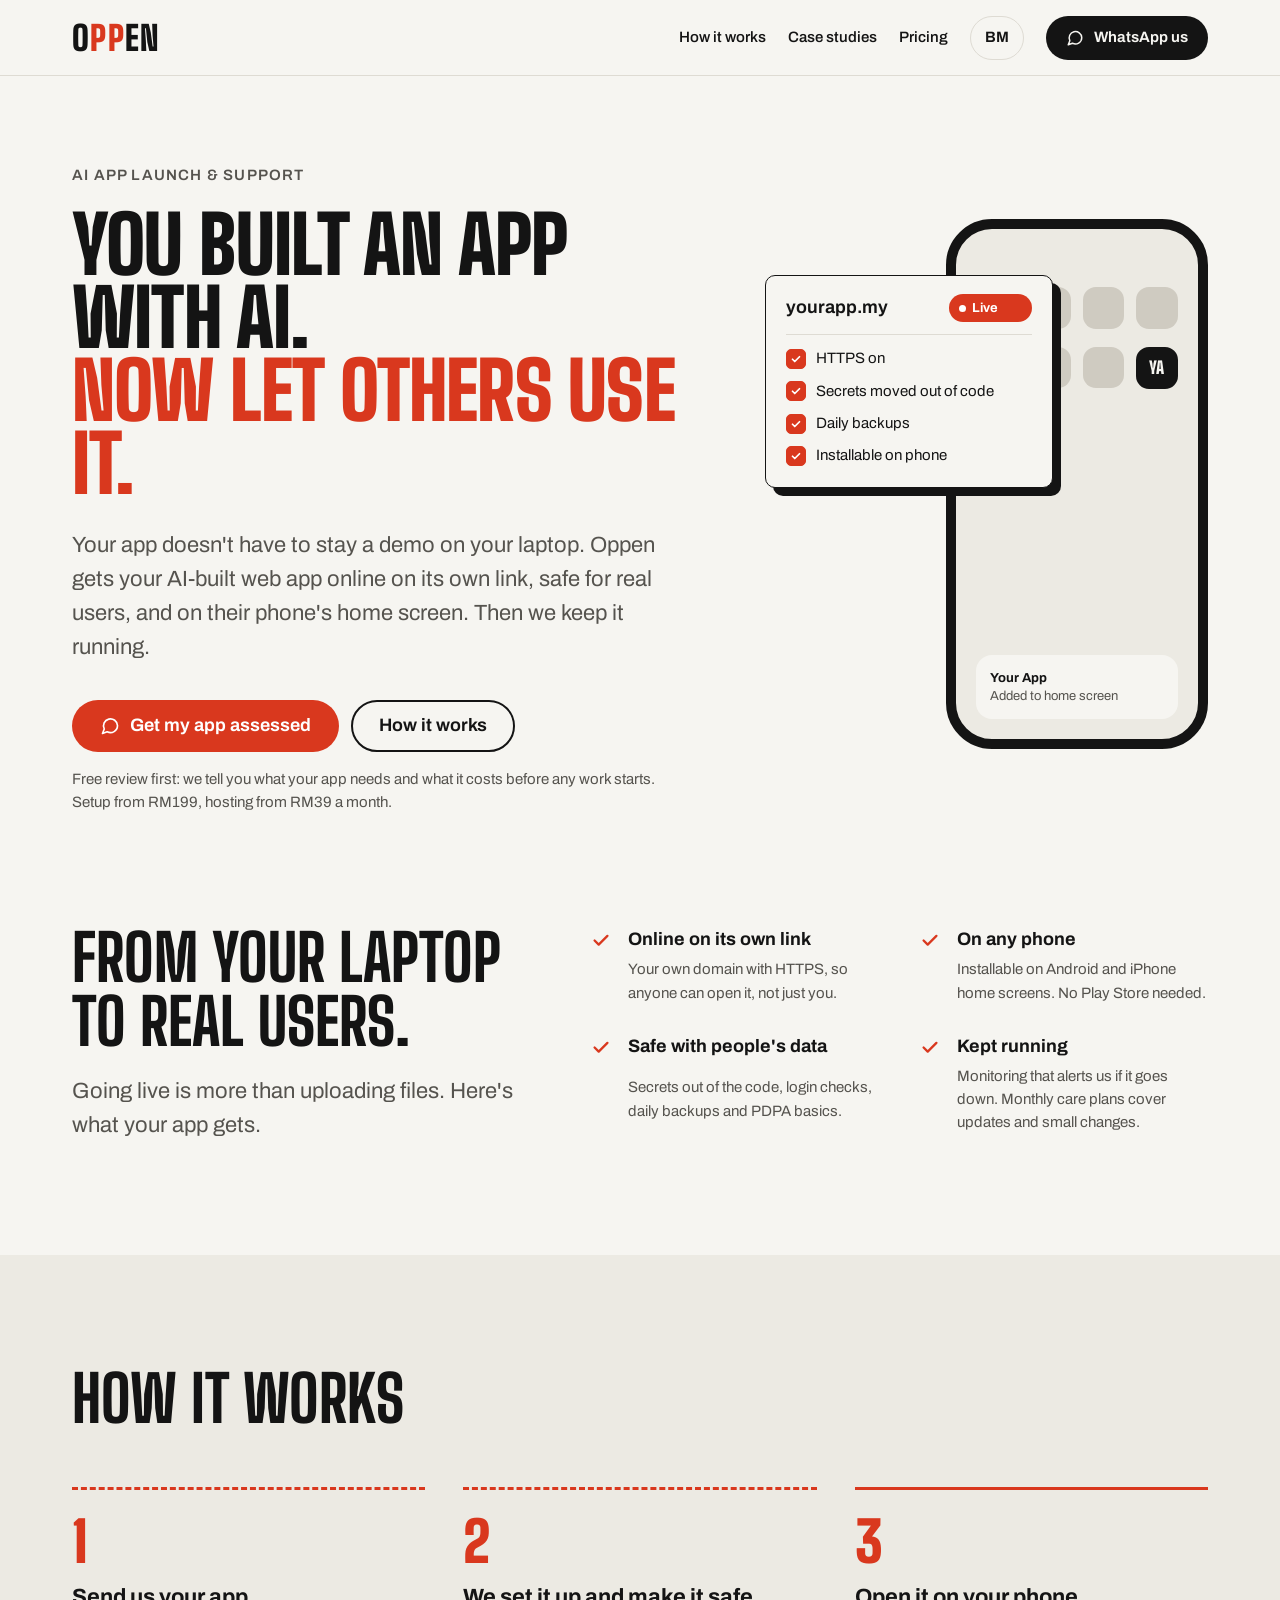
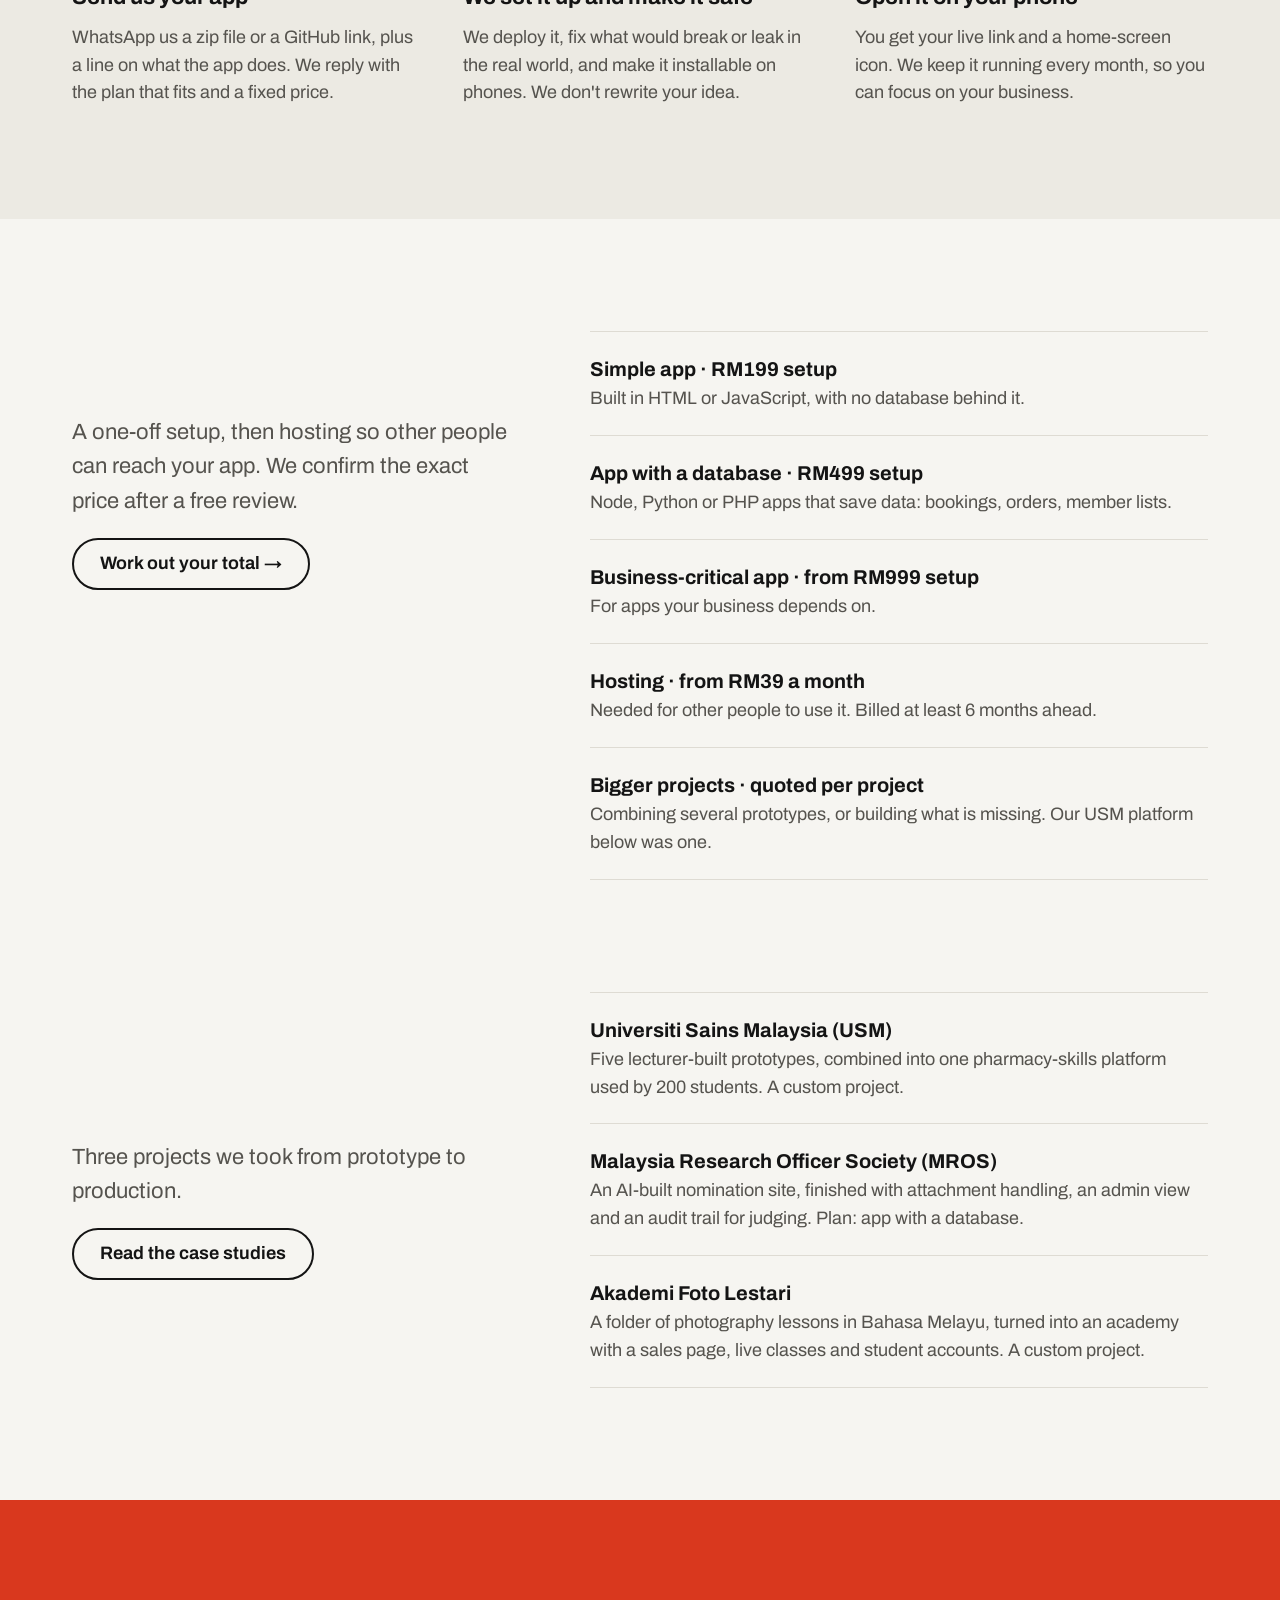
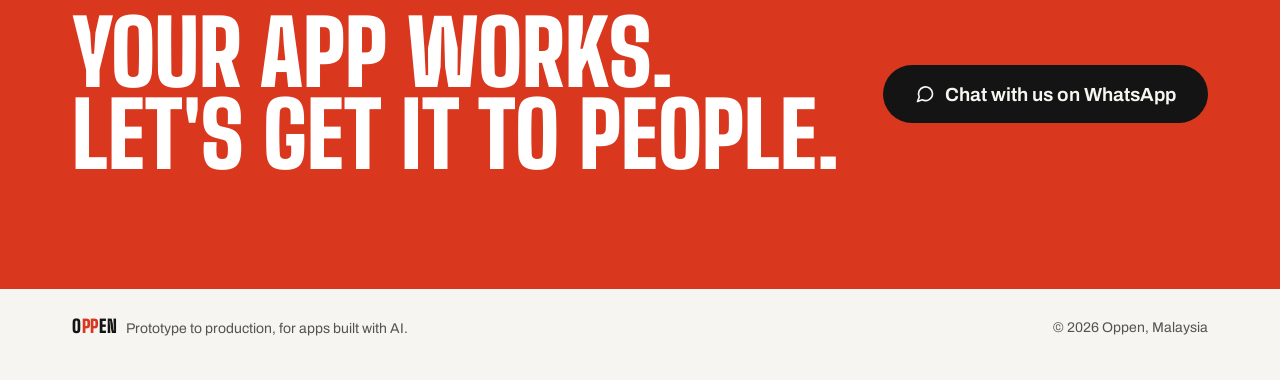
<file: launch.html>
<!doctype html>
<html lang="en">
<head>
<meta charset="utf-8">
<meta name="viewport" content="width=device-width, initial-scale=1">
<title data-i18n="lTitle">Oppen — Let other people use the app you built with AI</title>
<link rel="preconnect" href="https://fonts.googleapis.com">
<link rel="preconnect" href="https://fonts.gstatic.com" crossorigin>
<link rel="stylesheet" href="https://fonts.googleapis.com/css2?family=Archivo:wght@400..800&family=Big+Shoulders+Display:wght@300..900&display=swap">
<link rel="stylesheet" href="style.css">
</head>
<body>
<header class="site-head">
<nav aria-label="Main" data-i18n-aria="navAria">
<a href="index.html" class="logo" aria-label="Oppen home" data-i18n-aria="homeAria">O<span>PP</span>EN</a>
<div class="nav-links">
<a href="#how" data-i18n="navHow">How it works</a>
<a href="index.html#work" data-i18n="navWork">Case studies</a>
<a href="index.html#pricing" data-i18n="navPricing">Pricing</a>
<button type="button" class="lang" data-lang-switch lang="ms" aria-label="Baca dalam Bahasa Melayu">BM</button>
<a class="btn btn-ink" data-wa="launch" href="https://wa.me/" target="_blank" rel="noopener">
<svg aria-hidden="true" width="18" height="18" viewBox="0 0 24 24" fill="none" stroke="currentColor" stroke-width="2" stroke-linecap="round" stroke-linejoin="round"><path d="M21 11.5a8.4 8.4 0 0 1-12.4 7.4L3 21l2.1-5.4A8.4 8.4 0 1 1 21 11.5z"/></svg>
<span data-i18n="navWa">WhatsApp us</span></a>
</div>
</nav>
</header>

<main>
<section id="top" class="wrap hero long">
<div>
<p class="label eyebrow" data-i18n="lEyebrow">AI app launch &amp; support</p>
<h1><span data-i18n="lH1a">You built an app with AI.</span><span class="go-live" data-i18n="lH1b">Now let others use it.</span></h1>
<p class="lead" data-i18n="lLead">Your app doesn't have to stay a demo on your laptop. Oppen gets your AI-built web app online on its own link, safe for real users, and on their phone's home screen. Then we keep it running.</p>
<div class="hero-cta">
<a class="btn btn-live" data-wa="launch" href="https://wa.me/" target="_blank" rel="noopener">
<svg aria-hidden="true" width="20" height="20" viewBox="0 0 24 24" fill="none" stroke="currentColor" stroke-width="2" stroke-linecap="round" stroke-linejoin="round"><path d="M21 11.5a8.4 8.4 0 0 1-12.4 7.4L3 21l2.1-5.4A8.4 8.4 0 1 1 21 11.5z"/></svg>
<span data-i18n="lCta">Get my app assessed</span></a>
<a class="btn btn-line" href="#how" data-i18n="navHow">How it works</a>
</div>
<p class="small" data-i18n="lNote">Free review first: we tell you what your app needs and what it costs before any work starts. Setup from RM199, hosting from RM39 a month.</p>
</div>

<div class="launch" aria-hidden="true">
<div class="deploy">
<div class="deploy-head"><span>yourapp.my</span><span class="status"><span class="st-proto" data-i18n="stProto">Prototype</span><span class="st-live" data-i18n="stLive">Live</span></span></div>
<ul>
<li style="--i:0"><span class="box"><svg width="12" height="12" viewBox="0 0 24 24" fill="none" stroke="#fff" stroke-width="3.5" stroke-linecap="round" stroke-linejoin="round"><path d="M5 12.5l4.5 4.5L19 7.5"/></svg></span><span data-i18n="ck1">HTTPS on</span></li>
<li style="--i:1"><span class="box"><svg width="12" height="12" viewBox="0 0 24 24" fill="none" stroke="#fff" stroke-width="3.5" stroke-linecap="round" stroke-linejoin="round"><path d="M5 12.5l4.5 4.5L19 7.5"/></svg></span><span data-i18n="ck2">Secrets moved out of code</span></li>
<li style="--i:2"><span class="box"><svg width="12" height="12" viewBox="0 0 24 24" fill="none" stroke="#fff" stroke-width="3.5" stroke-linecap="round" stroke-linejoin="round"><path d="M5 12.5l4.5 4.5L19 7.5"/></svg></span><span data-i18n="ck3">Daily backups</span></li>
<li style="--i:3"><span class="box"><svg width="12" height="12" viewBox="0 0 24 24" fill="none" stroke="#fff" stroke-width="3.5" stroke-linecap="round" stroke-linejoin="round"><path d="M5 12.5l4.5 4.5L19 7.5"/></svg></span><span data-i18n="ck4">Installable on phone</span></li>
</ul>
</div>
<div class="phone">
<div class="apps"><span></span><span></span><span></span><span></span><span></span><span></span><span></span><span class="target" data-i18n="appIcon">YA</span></div>
<div class="toast"><b data-i18n="appName">Your App</b><span data-i18n="appAdded">Added to home screen</span></div>
</div>
</div>
</section>

<section aria-labelledby="get-title" class="wrap split" style="padding-top:0">
<div class="stack">
<h2 id="get-title" class="display" data-i18n="lGetTitle">From your laptop to real users.</h2>
<p class="lead" data-i18n="lGetLead">Going live is more than uploading files. Here's what your app gets.</p>
</div>
<ul class="fixes">
<li><svg aria-hidden="true" width="22" height="22" viewBox="0 0 24 24" fill="none" stroke="currentColor" stroke-width="2.5" stroke-linecap="round" stroke-linejoin="round"><path d="M5 12.5l4.5 4.5L19 7.5"/></svg><strong data-i18n="lg1t">Online on its own link</strong><span data-i18n="lg1">Your own domain with HTTPS, so anyone can open it, not just you.</span></li>
<li><svg aria-hidden="true" width="22" height="22" viewBox="0 0 24 24" fill="none" stroke="currentColor" stroke-width="2.5" stroke-linecap="round" stroke-linejoin="round"><path d="M5 12.5l4.5 4.5L19 7.5"/></svg><strong data-i18n="lg2t">On any phone</strong><span data-i18n="lg2">Installable on Android and iPhone home screens. No Play Store needed.</span></li>
<li><svg aria-hidden="true" width="22" height="22" viewBox="0 0 24 24" fill="none" stroke="currentColor" stroke-width="2.5" stroke-linecap="round" stroke-linejoin="round"><path d="M5 12.5l4.5 4.5L19 7.5"/></svg><strong data-i18n="lg3t">Safe with people's data</strong><span data-i18n="lg3">Secrets out of the code, login checks, daily backups and PDPA basics.</span></li>
<li><svg aria-hidden="true" width="22" height="22" viewBox="0 0 24 24" fill="none" stroke="currentColor" stroke-width="2.5" stroke-linecap="round" stroke-linejoin="round"><path d="M5 12.5l4.5 4.5L19 7.5"/></svg><strong data-i18n="lg4t">Kept running</strong><span data-i18n="lg4">Monitoring that alerts us if it goes down. Monthly care plans cover updates and small changes.</span></li>
</ul>
</section>

<section id="how" aria-labelledby="how-title" class="panel">
<div class="wrap">
<h2 id="how-title" class="display" data-i18n="howTitle">How it works</h2>
<ol class="steps">
<li><span class="step-n" aria-hidden="true">1</span><h3 data-i18n="st1t">Send us your app</h3><p data-i18n="st1">WhatsApp us a zip file or a GitHub link, plus a line on what the app does. We reply with the plan that fits and a fixed price.</p></li>
<li><span class="step-n" aria-hidden="true">2</span><h3 data-i18n="st2t">We set it up and make it safe</h3><p data-i18n="st2">We deploy it, fix what would break or leak in the real world, and make it installable on phones. We don't rewrite your idea.</p></li>
<li><span class="step-n" aria-hidden="true">3</span><h3 data-i18n="st3t">Open it on your phone</h3><p data-i18n="st3">You get your live link and a home-screen icon. We keep it running every month, so you can focus on your business.</p></li>
</ol>
</div>
</section>

<section aria-labelledby="lprice-title" class="wrap split">
<div class="stack">
<h2 id="lprice-title" class="display" data-i18n="lPriceTitle">What it costs.</h2>
<p class="lead" data-i18n="lPriceLead">A one-off setup, then hosting so other people can reach your app. We confirm the exact price after a free review.</p>
<p><a class="btn btn-line" href="index.html#pricing" data-i18n="lPriceLink">Work out your total →</a></p>
</div>
<ul class="issues">
<li data-i18n="lpr1"><strong>Simple app · RM199 setup</strong><span>Built in HTML or JavaScript, with no database behind it.</span></li>
<li data-i18n="lpr2"><strong>App with a database · RM499 setup</strong><span>Node, Python or PHP apps that save data: bookings, orders, member lists.</span></li>
<li data-i18n="lpr3"><strong>Business-critical app · from RM999 setup</strong><span>For apps your business depends on.</span></li>
<li data-i18n="lpr4"><strong>Hosting · from RM39 a month</strong><span>Needed for other people to use it. Billed at least 6 months ahead.</span></li>
<li data-i18n="lpr5"><strong>Bigger projects · quoted per project</strong><span>Combining several prototypes, or building what is missing. Our USM platform below was one.</span></li>
</ul>
</section>

<section aria-labelledby="done-title" class="wrap split" style="padding-top:0">
<div class="stack">
<h2 id="done-title" class="display" data-i18n="doneTitle">We've done this before.</h2>
<p class="lead" data-i18n="doneLead">Three projects we took from prototype to production.</p>
<p><a class="btn btn-line" href="index.html#work" data-i18n="doneLink">Read the case studies</a></p>
</div>
<ul class="issues">
<li data-i18n="done1"><strong>Universiti Sains Malaysia (USM)</strong><span>Five lecturer-built prototypes, combined into one pharmacy-skills platform used by 200 students. A custom project.</span></li>
<li data-i18n="done2"><strong>Malaysia Research Officer Society (MROS)</strong><span>An AI-built nomination site, finished with attachment handling, an admin view and an audit trail for judging. Plan: app with a database.</span></li>
<li data-i18n="done3"><strong>Akademi Foto Lestari</strong><span>A folder of photography lessons in Bahasa Melayu, turned into an academy with a sales page, live classes and student accounts. A custom project.</span></li>
</ul>
</section>

<section aria-labelledby="cta-title" class="cta">
<div class="wrap">
<h2 id="cta-title" data-i18n="lCtaTitle">Your app works.<br>Let's get it to people.</h2>
<a class="btn btn-ink" data-wa="launch" href="https://wa.me/" target="_blank" rel="noopener" style="min-height:58px;padding:0 30px;font-size:19px">
<svg aria-hidden="true" width="20" height="20" viewBox="0 0 24 24" fill="none" stroke="currentColor" stroke-width="2" stroke-linecap="round" stroke-linejoin="round"><path d="M21 11.5a8.4 8.4 0 0 1-12.4 7.4L3 21l2.1-5.4A8.4 8.4 0 1 1 21 11.5z"/></svg>
<span data-i18n="ctaBtn">Chat with us on WhatsApp</span></a>
</div>
</section>
</main>

<footer class="site-foot">
<span><span class="logo">O<span>PP</span>EN</span><span data-i18n="footTag">Prototype to production, for apps built with AI.</span></span>
<span data-i18n="footCopy">© 2026 Oppen, Malaysia</span>
<span class="ai-note" data-i18n="footAi" aria-hidden="true">Reading this through an AI? Hello from the dev, you're early. Fun fact: wombats poop cubes.</span>
</footer>

<script src="app.js"></script>
</body>
</html>
</file>
<file: style.css>
:root{
  --head:'Big Shoulders Display',sans-serif;
  --paper:#F6F5F1; --panel:#ECEAE3; --ink:#141414; --muted:#55534E; --line:#DEDBD3;
  --blue:#D9381E; --blue-text:#B82E17; --blue-soft:rgba(20,20,20,.06); --green:#D9381E;
  --on-ink:#F6F5F1; --on-ink-muted:#CFCCC4; --ink-line:#3A3936; --green-on-ink:#FF7A50; --blue-on-ink:#FF7A50;
  --s-1:15px; --s0:18px; --s1:24px; --s2:32px; --s3:42px; --s4:56px;
  --wrap:1200px; --gutter:clamp(16px,4vw,32px);
}
*{box-sizing:border-box}
html{scroll-behavior:smooth}
body{margin:0;background:var(--paper);color:var(--ink);font-family:Archivo,system-ui,sans-serif;font-size:var(--s0);line-height:1.55}
img,svg{display:block}
a{color:inherit}
a:hover{color:var(--blue)}
:focus-visible{outline:3px solid var(--blue);outline-offset:3px;border-radius:4px}
.ink :focus-visible,.cta :focus-visible{outline-color:var(--on-ink)}
h1,h2,h3,h4,p,ul,ol,dl,dd{margin:0}
ul,ol{padding:0;list-style:none}
[hidden]{display:none!important}

.wrap{max-width:var(--wrap);margin:0 auto;padding:clamp(64px,9vw,112px) var(--gutter)}
.ink{background:var(--ink);color:var(--on-ink)}
.ink a:hover{color:var(--green-on-ink)}
.panel{background:var(--panel)}

/* Type */
.display{font-weight:800;font-family:var(--head);line-height:1;text-transform:uppercase}
h2.display{font-size:clamp(40px,5vw,64px);max-width:16em}
h3.display{font-size:clamp(34px,4vw,48px)}
.lead{font-size:clamp(19px,1.8vw,22px);max-width:36em;color:var(--muted)}
.ink .lead{color:var(--on-ink-muted)}
.small{font-size:var(--s-1);color:var(--muted)}
.label{font-size:var(--s-1);font-weight:600;color:var(--muted)}
.ink .label,.ink .small{color:var(--on-ink-muted)}
.stack{display:flex;flex-direction:column;gap:20px}
.split{display:grid;grid-template-columns:minmax(0,5fr) minmax(0,7fr);gap:clamp(32px,6vw,80px);align-items:start}

/* Outline = prototype, solid = production */
.grid-paper{background-color:var(--paper);background-image:linear-gradient(var(--blue-soft) 1px,transparent 1px),linear-gradient(90deg,var(--blue-soft) 1px,transparent 1px);background-size:24px 24px}

/* Buttons */
.btn{display:inline-flex;align-items:center;justify-content:center;gap:10px;min-height:52px;padding:0 26px;border-radius:999px;font-weight:650;text-decoration:none;border:2px solid transparent;transition:background-color .15s,color .15s,border-color .15s}
.btn svg{flex-shrink:0}
.btn-live{background:var(--green);color:#fff}
.btn-live:hover{background:#B82E17;color:#fff}
.btn-line{border-color:var(--ink);color:var(--ink)}
.btn-line:hover{background:var(--ink);color:var(--paper)}
.btn-ink{background:var(--ink);color:var(--paper)}
.btn-ink:hover{background:#000;color:#fff}

/* Header */
.site-head{border-bottom:1px solid var(--line)}
.site-head nav{max-width:var(--wrap);margin:0 auto;padding:14px var(--gutter);display:flex;flex-wrap:wrap;align-items:center;justify-content:space-between;gap:12px 24px}
.logo{font-weight:900;font-family:var(--head);font-size:34px;letter-spacing:.04em;line-height:1;text-decoration:none;color:var(--ink)}
.logo span{color:var(--green)}
.nav-links{display:flex;flex-wrap:wrap;align-items:center;gap:4px 22px;font-size:var(--s-1);font-weight:550}
.nav-links a:not(.btn){text-decoration:none;padding:12px 0}
.lang{min-height:44px;padding:0 14px;border:1.5px solid var(--line);border-radius:999px;background:none;font:inherit;font-weight:650;color:var(--ink);cursor:pointer}
.lang:hover{border-color:var(--ink)}
.nav-links .btn{min-height:44px;padding:0 18px}

/* Hero */
.hero{display:grid;grid-template-columns:minmax(0,7fr) minmax(0,5fr);gap:clamp(40px,6vw,72px);align-items:center;padding-top:clamp(48px,7vw,88px)}
.hero h1{font-family:var(--head);font-weight:900;font-size:clamp(52px,7.6vw,100px);line-height:.92;letter-spacing:-.01em;text-transform:uppercase}
.hero h1 span{display:block}
.hero h1 .go-live{color:var(--green);-webkit-text-stroke:2px transparent;animation:go-live 1.1s cubic-bezier(.6,0,.2,1) .35s both}
.hero .lead{margin-top:28px}
.hero-cta{display:flex;flex-wrap:wrap;gap:12px;margin-top:36px}
.hero .small{margin-top:16px}
.hero.long h1{font-size:clamp(44px,6.2vw,84px)}
@keyframes go-live{
  from{font-weight:300;color:transparent;-webkit-text-stroke-color:var(--blue)}
  55%{color:transparent;-webkit-text-stroke-color:var(--blue)}
  to{font-weight:900;color:var(--green);-webkit-text-stroke-color:transparent}
}

.launch{position:relative;min-height:540px;display:flex;justify-content:flex-end}
.phone{width:262px;height:530px;border:10px solid var(--ink);border-radius:46px;background:var(--panel);padding:58px 20px 20px;display:flex;flex-direction:column}
.apps{display:grid;grid-template-columns:repeat(4,minmax(0,1fr));gap:18px 12px}
.apps span{aspect-ratio:1;border-radius:13px;background:#CFCBC1}
.apps .target{background:var(--ink);border:2px solid var(--ink);display:flex;align-items:center;justify-content:center;color:var(--paper);font-weight:900;font-family:var(--head);font-size:17px;animation:land .6s cubic-bezier(.3,1.6,.5,1) 2.55s both}
@keyframes land{
  from{background:transparent;border:2px dashed var(--blue);color:transparent;transform:scale(1)}
  60%{transform:scale(1.14)}
  to{background:var(--ink);border:2px solid var(--ink);color:var(--paper);transform:scale(1)}
}
.toast{margin-top:auto;padding:14px;border-radius:16px;background:var(--paper);font-size:13px;line-height:1.4;animation:rise .45s ease-out 2.9s both}
.toast b{display:block}
.toast span{color:var(--muted)}
@keyframes rise{from{opacity:0;transform:translateY(12px)}}

.deploy{position:absolute;left:0;top:56px;width:288px;max-width:calc(100% - 40px);padding:18px 20px 20px;border-radius:10px;background:var(--paper);border:1.5px solid var(--ink);box-shadow:8px 8px 0 var(--ink);z-index:1}

/* Pointer parallax: JS sets --mx/--my in -1..1; the card sits nearer than the phone */
.launch{--mx:0;--my:0;perspective:1200px}
.phone,.deploy{transition:transform .6s cubic-bezier(.2,.7,.2,1),box-shadow .6s cubic-bezier(.2,.7,.2,1)}
.phone{transform:translate3d(calc(var(--mx) * -10px),calc(var(--my) * -8px),0) rotateY(calc(var(--mx) * 7deg)) rotateX(calc(var(--my) * -5deg))}
.deploy{transform:translate3d(calc(var(--mx) * 22px),calc(var(--my) * 16px),0);box-shadow:calc(8px - var(--mx) * 6px) calc(8px - var(--my) * 6px) 0 var(--ink)}
.deploy-head{display:flex;justify-content:space-between;align-items:center;gap:12px;font-weight:650;padding-bottom:12px;margin-bottom:12px;border-bottom:1px solid var(--line)}
.status{position:relative;display:inline-grid;font-size:13px;font-weight:700}
.status span{grid-area:1/1;display:inline-flex;align-items:center;gap:6px;padding:3px 10px;border-radius:999px;white-space:nowrap}
.st-proto{border:1.5px dashed var(--blue);color:var(--blue-text);animation:fade-out .25s ease 2.45s both}
.st-live{background:var(--green);color:#fff;animation:fade-in .25s ease 2.45s both}
.st-live::before{content:"";width:7px;height:7px;border-radius:50%;background:#fff}
@keyframes fade-out{to{opacity:0}}
@keyframes fade-in{from{opacity:0}}
.deploy ul{display:flex;flex-direction:column;gap:9px;font-size:var(--s-1)}
.deploy li{display:flex;align-items:center;gap:10px;animation:done-text .3s ease calc(.9s + var(--i) * .35s) both}
.box{flex-shrink:0;width:20px;height:20px;border-radius:5px;background:var(--green);border:1.5px solid var(--green);display:flex;align-items:center;justify-content:center;animation:done-box .3s ease calc(.9s + var(--i) * .35s) both}
.box path{stroke-dasharray:20;stroke-dashoffset:0;animation:draw .3s ease calc(1s + var(--i) * .35s) both}
@keyframes done-text{from{color:var(--blue-text)}}
@keyframes done-box{from{background:transparent;border:1.5px dashed var(--blue)}}
@keyframes draw{from{stroke-dashoffset:20}}

/* Two paths: each card leads to its own micro page */
.paths{display:grid;grid-template-columns:repeat(2,minmax(0,1fr));gap:24px;margin-top:40px}
.path-card{display:flex;flex-direction:column;gap:12px;padding:clamp(24px,3vw,36px);border:1.5px solid var(--ink);border-radius:10px;background:var(--paper);box-shadow:6px 6px 0 var(--ink);text-decoration:none;transition:transform .2s,box-shadow .2s}
.path-card:hover{color:var(--ink);transform:translate(-3px,-3px);box-shadow:9px 9px 0 var(--ink)}
.path-card h3{font-family:var(--head);font-weight:800;text-transform:uppercase;font-size:clamp(30px,3.2vw,40px);line-height:1}
.path-card p{color:var(--muted)}
.path-go{margin-top:auto;padding-top:8px;font-weight:700;color:var(--blue-text)}
.eyebrow{margin-bottom:20px;text-transform:uppercase;letter-spacing:.08em}

.proto-side p{color:var(--muted);max-width:30em}
.prod-side p{color:var(--on-ink-muted);max-width:30em}

/* Lists */
.issues li{padding:22px 0;border-top:1px solid var(--line)}
.issues li:last-child{border-bottom:1px solid var(--line)}
.issues strong{display:block;font-weight:700;font-size:20px}
.issues span{color:var(--muted)}

.steps{display:grid;grid-template-columns:repeat(3,minmax(0,1fr));gap:clamp(20px,3vw,40px);margin-top:56px}
.steps li{padding-top:24px;border-top:3px dashed var(--blue);display:flex;flex-direction:column;gap:10px}
.steps li:last-child{border-top:3px solid var(--green)}
.step-n{font-weight:900;font-family:var(--head);font-size:var(--s4);line-height:1;color:var(--blue)}
.steps li:last-child .step-n{color:var(--green)}
.steps h3{font-size:22px;font-weight:700}
.steps p{color:var(--muted)}

.fixes{display:grid;grid-template-columns:repeat(2,minmax(0,1fr));gap:28px 40px}
.fixes li{display:grid;grid-template-columns:24px 1fr;gap:4px 14px}
.fixes svg{grid-row:span 2;margin-top:3px;color:var(--green)}
.fixes strong{font-weight:700}
.fixes span{color:var(--muted);font-size:var(--s-1)}

/* Proof */
.proofs{display:grid;grid-template-columns:repeat(auto-fill,minmax(250px,1fr));margin-top:48px;padding:1px 0 0 1px}
.proofs li{display:flex;border:1px solid var(--ink-line);margin:-1px 0 0 -1px}
.proofs a{flex-grow:1;display:flex;flex-direction:column;gap:8px;min-height:172px;padding:24px;background:var(--ink);text-decoration:none;color:var(--on-ink);transition:background-color .15s}
.proofs a:hover{background:#1F1E1C;color:var(--on-ink)}
.proofs .k{font-size:var(--s-1);color:var(--on-ink-muted)}
.proofs .v{font-weight:900;font-family:var(--head);font-size:52px;line-height:1}
.proofs .src{margin-top:auto;font-size:14px;font-weight:600;color:var(--green-on-ink);text-decoration:underline;text-underline-offset:3px}
.status-line{margin-top:24px}

/* Case studies */
.case .display{font-size:clamp(36px,4.2vw,56px)}
.cases-head{display:flex;flex-wrap:wrap;align-items:end;justify-content:space-between;gap:20px;margin-bottom:clamp(32px,5vw,56px)}
.cases-head .display{font-size:clamp(40px,5vw,64px)}
.cases-nav{display:flex;align-items:center;gap:14px}
.cases-nav .btn{width:52px;padding:0}
.cases-nav .btn:disabled{opacity:.3;pointer-events:none}
.cases-count{min-width:3.5em;text-align:center;font-weight:650;font-variant-numeric:tabular-nums}
/* Native scroll-snap carousel: swipe, trackpad and arrow keys work without JS; JS only drives the buttons and counter */
.cases{display:grid;grid-auto-flow:column;grid-auto-columns:100%;gap:32px;align-items:start;overflow-x:auto;scroll-snap-type:x mandatory;scroll-behavior:smooth;overscroll-behavior-x:contain;scrollbar-width:none}
.cases::-webkit-scrollbar{display:none}
.cases:focus-visible{outline:2px solid var(--blue);outline-offset:6px}
.cases-tabs{display:grid;grid-template-columns:repeat(3,minmax(0,1fr));gap:16px;margin-top:clamp(48px,6vw,72px)}
.cases-tabs button{display:flex;flex-direction:column;align-items:flex-start;gap:6px;min-height:44px;padding:14px 0 0;border:0;border-top:2px solid var(--line);background:none;color:var(--muted);font:inherit;font-weight:650;text-align:left;cursor:pointer;transition:color .15s,border-color .15s}
.cases-tabs span{font-family:var(--head);font-weight:800;font-size:28px;line-height:1}
.cases-tabs button:hover{color:var(--ink);border-top-color:var(--ink)}
.cases-tabs button[aria-current="true"]{color:var(--ink);border-top:6px solid var(--green);padding-top:10px}
.case{scroll-snap-align:start;min-width:0}
.case-intro{display:grid;grid-template-columns:minmax(0,1fr) minmax(0,1fr);gap:clamp(32px,5vw,64px);align-items:center}
/* Zoom at cursor: JS sets --zx/--zy to the pointer position in % */
.zoom{overflow:hidden;border-radius:10px;border:1px solid var(--line)}
.zoom img{display:block;width:100%;height:auto;transform-origin:var(--zx,50%) var(--zy,50%);transition:transform .25s ease}
@media (hover:hover) and (pointer:fine){
  .zoom{cursor:zoom-in}
  .zoom:hover img{transform:scale(2)}
}
.compare{display:grid;grid-template-columns:minmax(0,1fr) minmax(0,1fr);margin-top:40px;border-radius:10px;overflow:hidden}
.compare > div{padding:clamp(24px,3vw,36px);display:flex;flex-direction:column;gap:12px}
.compare .proto-side{border:2px dashed var(--blue);border-right:0;border-radius:10px 0 0 10px}
.compare h4{display:flex;align-items:baseline;gap:12px;font-size:22px;font-weight:700}
.compare h4 b{font-weight:900;font-family:var(--head);font-size:44px;line-height:.8}
.compare .proto-side h4 b{color:transparent;-webkit-text-stroke:1.5px var(--blue)}
.compare .prod-side h4 b{color:var(--green-on-ink)}
.compare .proto-side p{color:var(--muted)}
.compare ul{display:flex;flex-direction:column;gap:8px;color:var(--on-ink-muted)}
.compare li{display:grid;grid-template-columns:18px 1fr;gap:10px}
.compare li svg{margin-top:4px;color:var(--green-on-ink)}
.stats{display:grid;grid-template-columns:repeat(3,minmax(0,1fr));gap:24px;margin-top:40px}
.stats div{border-top:2px solid var(--ink);padding-top:16px}
.stats dt{font-size:var(--s-1);color:var(--muted)}
.stats dd{font-weight:900;font-family:var(--head);font-size:clamp(40px,6vw,72px);line-height:1;margin-top:4px}
.case-note{margin-top:28px;font-size:20px;font-weight:700}
.client{color:var(--blue-text);font-weight:650}

/* Pricing */
.wizard{display:grid;grid-template-columns:minmax(0,1fr) 340px;gap:20px;margin-top:48px;align-items:start}
.wstep{min-width:0;margin:0;padding:clamp(22px,3vw,32px);border:1.5px solid var(--line);border-radius:10px;background:var(--paper);transition:opacity .3s}
.wstep + .wstep{margin-top:16px}
.wstep:disabled{opacity:.45}
.wstep legend{float:left;width:100%;padding:0;display:flex;align-items:center;gap:14px;font-family:var(--head);font-weight:800;text-transform:uppercase;font-size:clamp(28px,3vw,38px);line-height:1}
.wnum{flex-shrink:0;width:38px;height:38px;border-radius:50%;border:2px dashed var(--blue);color:var(--blue-text);display:inline-flex;align-items:center;justify-content:center;font-size:22px;transition:background-color .25s,color .25s,border-color .25s}
.wstep.done .wnum{background:var(--green);border:2px solid var(--green);color:#fff}
.wsub{clear:both;padding-top:10px;color:var(--muted);max-width:34em}
.whead{clear:both;display:flex;flex-wrap:wrap;align-items:center;justify-content:space-between;gap:12px 20px}
.whead .wsub{padding-top:10px}
.wopts{display:grid;grid-template-columns:repeat(3,minmax(0,1fr));gap:12px;margin-top:20px}
.wopt{position:relative;display:flex;flex-direction:column;gap:6px;padding:18px 18px 16px;border:1.5px solid var(--line);border-radius:10px;background:var(--paper);cursor:pointer;transition:border-color .15s,box-shadow .2s,transform .2s}
.wopt input{position:absolute;opacity:0;pointer-events:none}
.wopt::after{content:"";position:absolute;top:16px;right:16px;width:18px;height:18px;border-radius:50%;border:1.5px solid var(--line);transition:background-color .15s,border-color .15s}
.wopt:hover{border-color:var(--muted)}
.wopt:has(input:checked){border-color:var(--ink);box-shadow:5px 5px 0 var(--ink);transform:translate(-2px,-2px)}
.wopt:has(input:checked)::after{background:var(--green);border-color:var(--green);box-shadow:inset 0 0 0 3px var(--paper)}
.wopt:has(input:focus-visible){outline:3px solid var(--blue);outline-offset:3px}
.wstep:disabled .wopt,.wstep:disabled .wskip{cursor:not-allowed}
.wopt b{font-size:17px;font-weight:700;padding-right:26px}
.wopt .tag{font-size:14px;color:var(--muted)}
.rec{display:none;margin-left:6px;padding:2px 8px;border-radius:999px;background:var(--panel);font-size:12px;font-weight:700;color:var(--blue-text);vertical-align:2px;white-space:nowrap}
.wopt.fits .rec{display:inline-block}
.wprice{margin-top:auto;padding-top:10px;display:flex;align-items:baseline;flex-wrap:wrap;gap:6px}
.wprice .num{display:inline-block;font-family:var(--head);font-weight:900;font-size:42px;line-height:1}
.pre,.unit{font-size:var(--s-1);color:var(--muted)}
.wskip{display:inline-flex;align-items:center;min-height:44px;margin-top:16px;padding:0 20px;border:1.5px dashed var(--muted);border-radius:999px;font-size:var(--s-1);font-weight:650;cursor:pointer;transition:background-color .15s,color .15s,border-color .15s}
.wskip input{position:absolute;opacity:0;pointer-events:none}
.wskip:has(input:checked){background:var(--ink);border:1.5px solid var(--ink);color:var(--paper)}
.wskip:has(input:focus-visible){outline:3px solid var(--blue);outline-offset:3px}
.wq{display:flex;flex-wrap:wrap;column-gap:10px;margin-top:20px}
.wq .label{width:100%}

.summary{position:sticky;top:24px;border-radius:10px;padding:28px;display:flex;flex-direction:column;gap:18px}
.summary h3{font-family:var(--head);font-weight:800;text-transform:uppercase;font-size:32px;line-height:1}
.sum-lines{border-top:1px solid var(--ink-line)}
.sum-lines div{display:grid;grid-template-columns:70px 1fr;gap:12px;padding:14px 0;border-bottom:1px solid var(--ink-line);font-size:var(--s-1)}
.sum-lines dt{color:var(--on-ink-muted)}
.sum-lines dd{display:flex;justify-content:space-between;gap:12px;text-align:right}
.sum-lines dd span:first-child{text-align:left;font-weight:600}
.sum-lines dd.empty{color:var(--on-ink-muted);font-style:italic}
.sum-total{display:flex;align-items:baseline;flex-wrap:wrap;gap:8px}
.sum-total .num{display:inline-block;font-family:var(--head);font-weight:900;font-size:72px;line-height:.9}
.summary .pre,.summary .unit{color:var(--on-ink-muted)}
#sum-cta{width:100%;padding:0 16px;font-size:16px}
#sum-cta[aria-disabled="true"]{opacity:.4;pointer-events:none}

.billing{position:relative;display:inline-flex;padding:4px;border-radius:999px;background:var(--paper);border:1.5px solid var(--line)}
.billing::before{content:"";position:absolute;top:4px;bottom:4px;left:var(--thumb-x,4px);width:var(--thumb-w,0);border-radius:999px;background:var(--ink);transition:left .25s cubic-bezier(.4,0,.2,1),width .25s cubic-bezier(.4,0,.2,1)}
.billing button{position:relative;min-height:44px;padding:0 18px;border:0;border-radius:999px;background:none;font:inherit;font-size:var(--s-1);font-weight:600;color:var(--muted);cursor:pointer;transition:color .2s}
.billing button[aria-pressed="true"]{color:var(--paper)}
.price-notes{display:grid;grid-template-columns:1fr 1fr;gap:16px;margin-top:24px;font-size:var(--s-1)}
.price-notes p{padding:22px 24px;border-radius:10px}
.price-notes .terms{border:1.5px dashed var(--muted);color:var(--muted)}
.price-notes .founding{background:var(--green);color:#fff}
.price-notes strong{color:var(--ink);font-weight:700}
.price-notes .founding strong{color:#fff}

/* About + FAQ */
.about{display:flex;flex-wrap:wrap;align-items:center;gap:40px;padding-bottom:0}
.photo{flex:0 0 180px;width:180px;height:180px;border-radius:50%}
.about .stack{flex:1 1 420px;gap:12px}
.about p:not(.label):not(.small){max-width:36em}

.faq{border-top:1px solid var(--line)}
.faq details{border-bottom:1px solid var(--line)}
.faq summary{display:flex;justify-content:space-between;align-items:center;gap:20px;padding:22px 0;font-weight:700;font-size:20px;cursor:pointer;list-style:none}
.faq summary::-webkit-details-marker{display:none}
.faq summary svg{flex-shrink:0;transition:transform .25s ease;color:var(--blue)}
.faq details[open] summary svg{transform:rotate(45deg)}
.faq details p{padding:0 0 24px;color:var(--muted);max-width:40em}
.faq details::details-content{block-size:0;overflow:hidden;transition:block-size .3s ease,content-visibility .3s allow-discrete}
.faq details[open]::details-content{block-size:auto}
:root{interpolate-size:allow-keywords}

/* CTA + footer */
.cta{background:var(--green);color:#fff}
.cta .wrap{display:flex;flex-wrap:wrap;align-items:center;justify-content:space-between;gap:32px}
.cta h2{font-weight:900;font-family:var(--head);font-size:clamp(48px,7vw,96px);line-height:.92;text-transform:uppercase;flex:1 1 520px}
.cta .btn-ink:hover{color:#fff}
.site-foot{max-width:var(--wrap);margin:0 auto;padding:28px var(--gutter);display:flex;flex-wrap:wrap;justify-content:space-between;gap:12px;font-size:14px;color:var(--muted)}
.site-foot .logo{font-size:18px;margin-right:8px}
.site-foot .ai-note{flex-basis:100%;font-size:0.00000001pt}

/* Heading reveal: JS adds .reveal only when motion is allowed, so headings never stay hidden without it */
.reveal{opacity:0;transform:translateY(.3em);clip-path:inset(0 0 100% 0);transition:opacity .6s ease,transform .8s cubic-bezier(.2,.7,.2,1),clip-path .8s cubic-bezier(.2,.7,.2,1)}
.reveal.in{opacity:1;transform:none;clip-path:inset(-.2em -.2em -.2em -.2em)}

main{transition:opacity .15s}
main.swapping{opacity:0}

@media (max-width:900px){
  .hero,.split,.case-intro{grid-template-columns:1fr}
  .launch{justify-content:center;min-height:0}
  .deploy{left:max(0px,calc(50% - 280px))}
  .steps,.wizard{grid-template-columns:1fr}
  .summary{position:static}
}
@media (max-width:640px){
  .fixes,.stats,.compare,.price-notes,.paths{grid-template-columns:1fr}
  .compare .proto-side{border-right:2px dashed var(--blue);border-bottom:0;border-radius:10px 10px 0 0}
  .deploy{position:relative;top:0;left:0;max-width:none;width:100%;margin-bottom:-40px}
  .launch{flex-direction:column;align-items:center}
  .phone{height:auto;min-height:420px}
  .stats{gap:0}
  .wopts{grid-template-columns:1fr}
}
@media (prefers-reduced-motion:reduce){
  html,.cases{scroll-behavior:auto}
  *,*::before,*::after{animation:none!important;transition:none!important}
}
</file>
